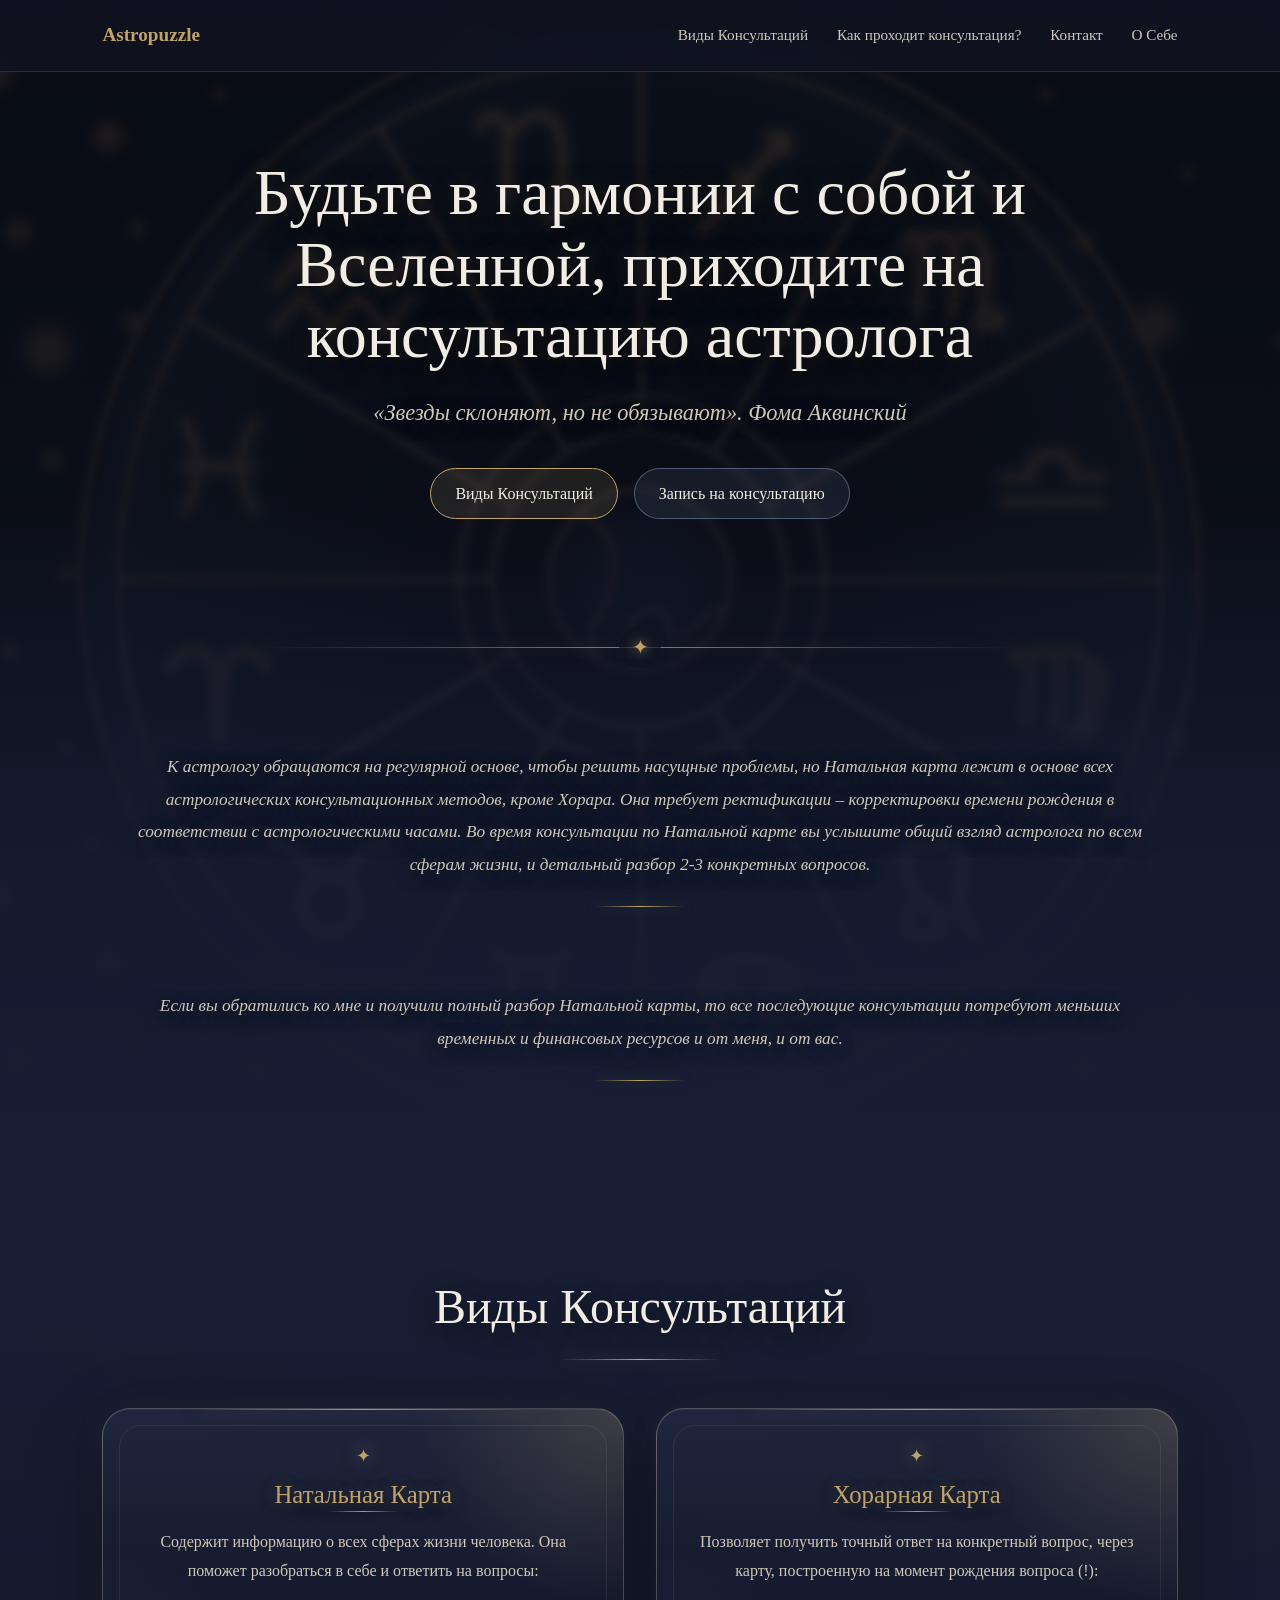
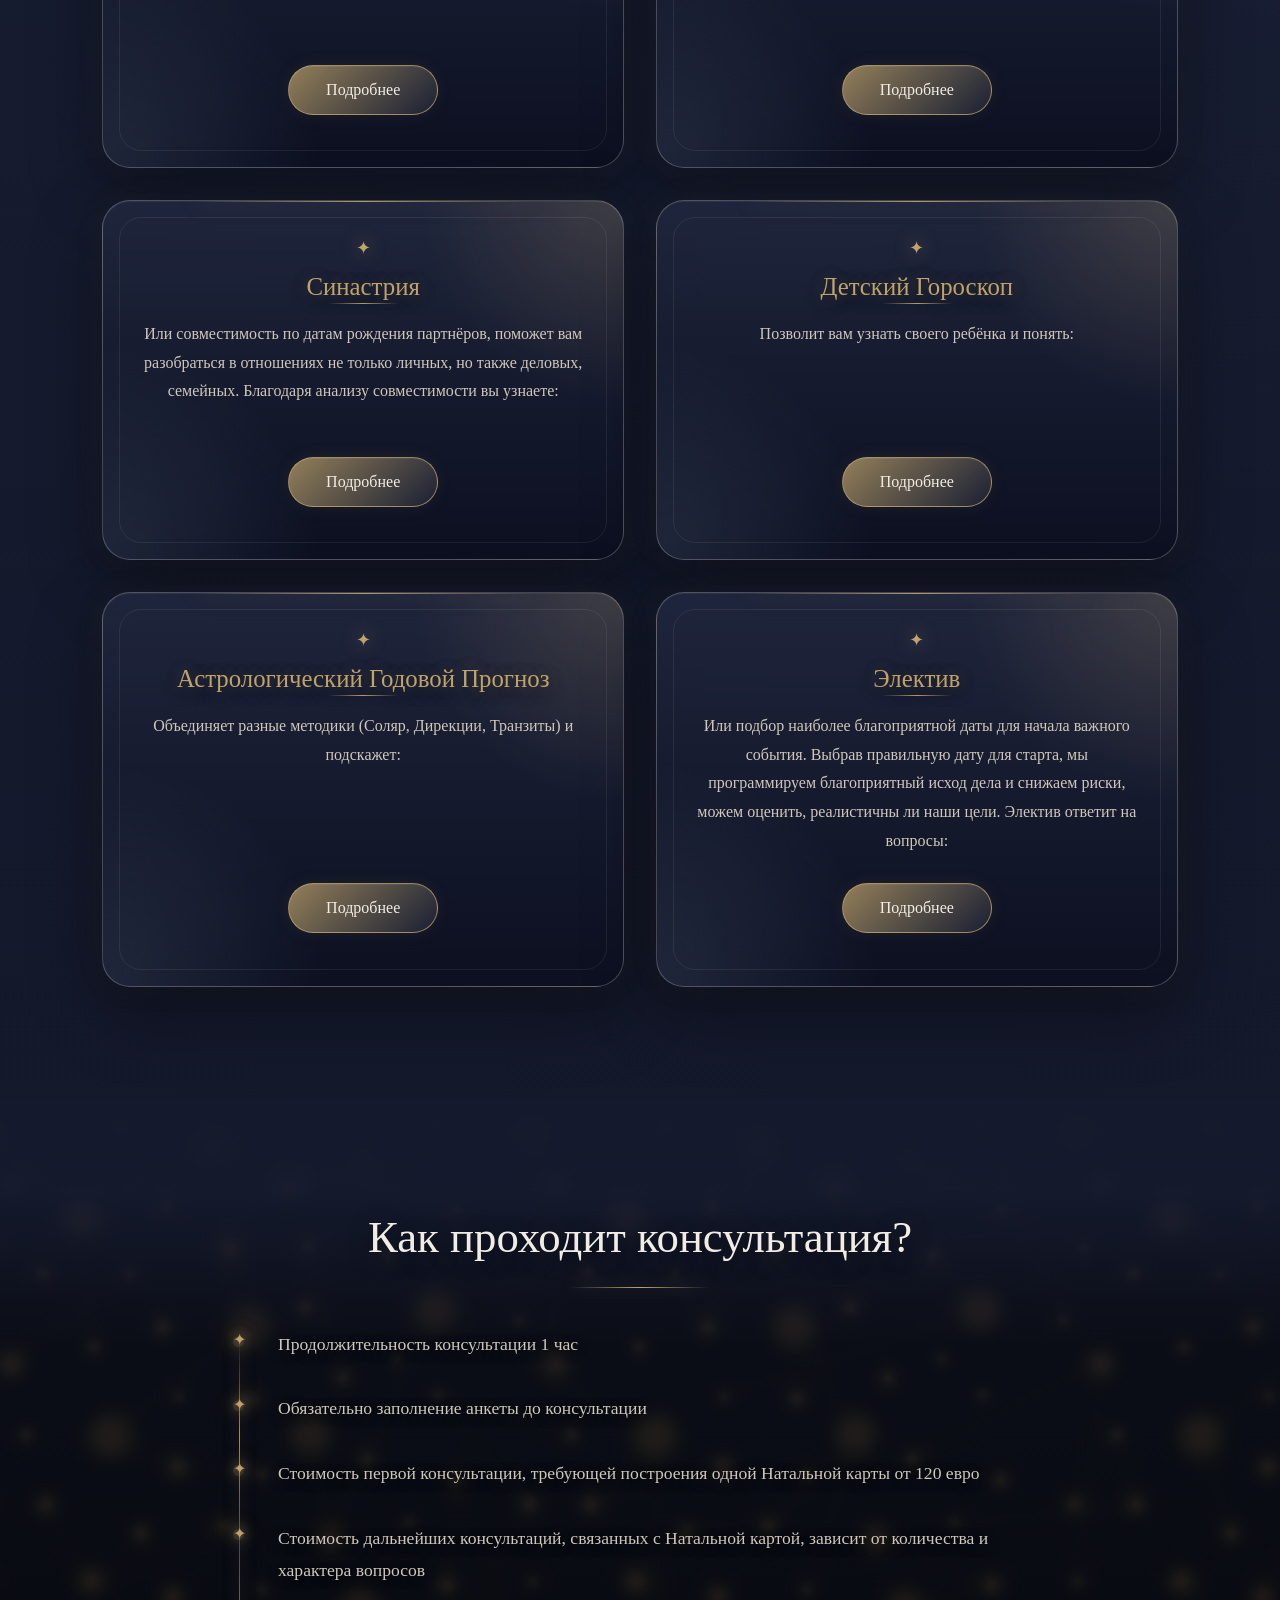
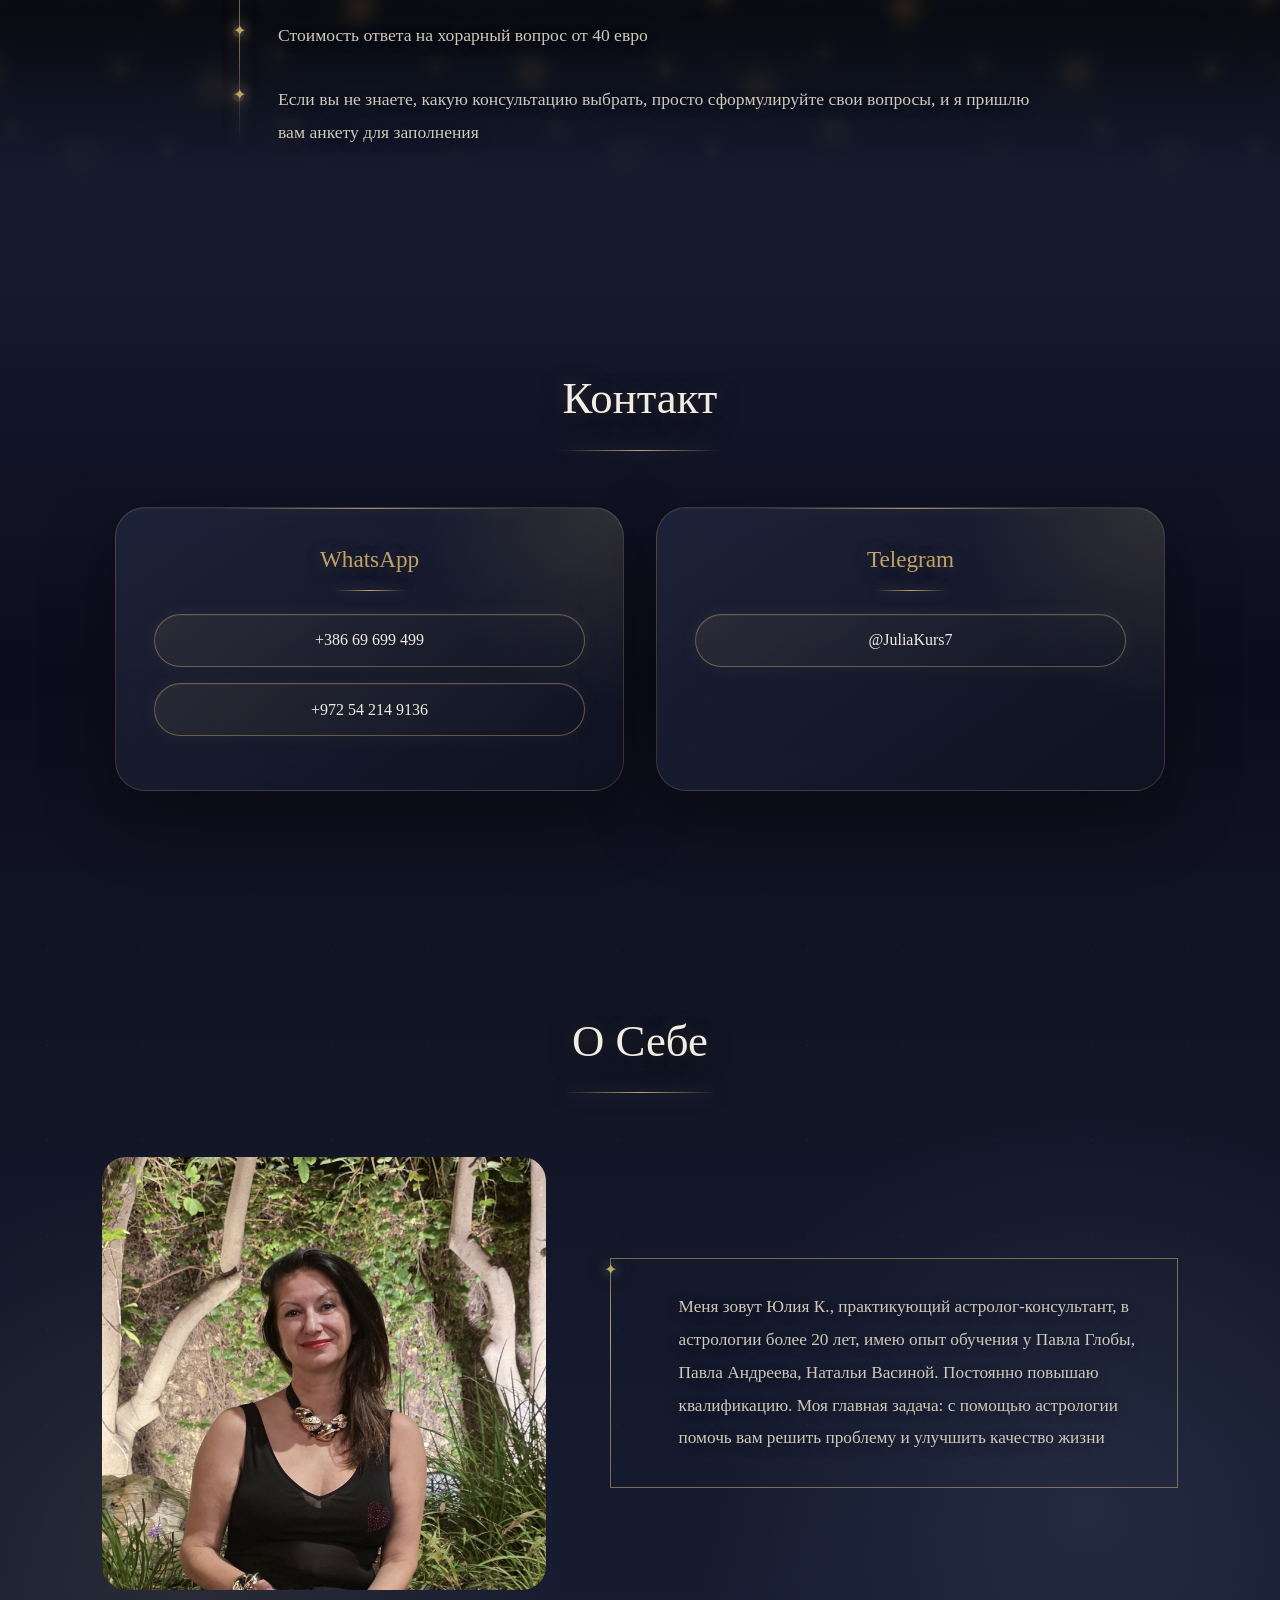
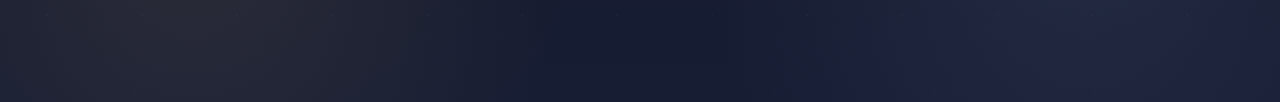
<file: index.html>
<!DOCTYPE html>
<html lang="ru">
    <head>
        <meta charset="UTF-8">
        <meta name="viewport" content="width=device-width, initial-scale=1.0">
        <title>Astropuzzle</title>
        <link rel="stylesheet" href="style.css">
    </head>

    <body>

        <!--Navigation section-->
        <header class="top_bar">
            <a href="#home" class="logo">Astropuzzle</a>
            <nav class="nav_links">
                <a href="#sessions">Виды Консультаций</a>
                <a href="#registration">Как проходит консультация?</a>
                <a href="#contact">Контакт</a>
                <a href="#aboutme">О Себе</a>
            </nav>
        </header>

        <main>
            <!--Intro and Heading and Quote-->
            <section id="home" class="intro">
                <div class="hero">
                    <div class="hero_content">
                        <h1>Будьте в гармонии с собой и Вселенной, приходите на консультацию астролога</h1>
                        <h2>«Звезды склоняют, но не обязывают». Фома Аквинский</h2>
                        <div class="hero_buttons">
                            <a href="#sessions" class="button">Виды Консультаций</a>
                            <a href="#contact" class = "button secondary_button">Запись на консультацию</a>
                        </div>
                    </div>
                </div>
                <!--Divider-->
                <div class="decor_banner" aria-hidden="true">
                    <span></span>
                </div>

                <!--Info Blocks-->
                <div class="info_block">
                    <div class="info_card">
                        <p>К астрологу обращаются на регулярной основе, чтобы решить насущные проблемы, но Натальная карта лежит в основе всех астрологических консультационных методов, кроме Хорара. Она требует ректификации – корректировки времени рождения в соответствии с астрологическими часами. Во время консультации по Натальной карте вы услышите общий взгляд астролога по всем сферам жизни, и детальный разбор 2-3 конкретных вопросов.</p>
                        <p>Если вы обратились ко мне и получили полный разбор Натальной карты, то все последующие консультации потребуют меньших временных и финансовых ресурсов и от меня, и от вас.</p>
                    </div>
                </div>
            </section>
            
            <!--Mini Cards-->
            <section id="sessions" class="card_section">
                 <div class="section_heading">
                    <h2>Виды Консультаций</h2>
                </div>
                <div class="session_grid">
                    
                    <article class="session_card">
                        <h3>Натальная Карта</h3>
                        <p>Содержит информацию о всех сферах жизни человека. Она поможет разобраться в себе и ответить на вопросы:</p>
                        <button type="button" class="view_more">Подробнее</button>
                        <ul class="details">
                            <li>В чем ваши сильные и слабые стороны?</li>
                            <li>В какой сфере ждет профессиональный успех?</li>
                            <li>Как повысить уровень дохода?</li>
                            <li>Как избавиться от тревожности и поверить в себя?</li>
                            <li>В чем ваше предназначение?</li>
                            <li>Какова психосоматика ваших заболеваний и откуда взялись хронические?</li>
                            <li>Почему вы часто болеете, как это компенсировать, и где взять ресурс для полноценной энергичной жизни?</li>
                        </ul>
                    </article>

                    <article class="session_card">
                        <h3>Хорарная Карта</h3>
                        <p>Позволяет получить точный ответ на конкретный вопрос, через карту, построенную на момент рождения вопроса (!):</p>
                        <button type="button" class="view_more">Подробнее</button>
                        <ul class="details">
                            <li>Повысят ли меня на работе?</li>
                            <li>Какую квартиру выбрать?</li>
                            <li>Как ко мне относится этот человек и будем ли мы вместе?</li>
                            <li>Стоит ли принять предложение? </li>
                            <li>Выиграю ли я тендер?</li>
                            <li>Покупать, или продавать?</li>
                            <li>Где пропавший предмет или человек?</li>
                        </ul>
                    </article>

                    <article class="session_card">
                        <h3>Синастрия</h3>
                        <p>Или совместимость по датам рождения партнёров, поможет вам разобраться в отношениях не только личных, но также деловых, семейных. Благодаря анализу совместимости вы узнаете:</p>
                        <button type="button" class="view_more">Подробнее</button>
                        <ul class="details">
                            <li>Как построить крепкие отношения?</li>
                            <li>Как эффективно решать конфликты?</li>
                            <li>В чем можно полагаться на партнера?</li>
                            <li>Как наладить отношения с родственниками?</li>
                            <li>Подойдет ли вам новый сотрудник, впишется ли он в коллектив?</li>
                        </ul>
                    </article>

                    <article class="session_card">
                        <h3>Детский Гороскоп</h3>
                        <p>Позволит вам узнать своего ребёнка и понять:</p>
                        <button type="button" class="view_more">Подробнее</button>
                        <ul class="details">
                            <li>Как с ним лучше общаться?</li>
                            <li>Как развить его таланты и помочь их реализовать?</li>
                            <li>Как и где ему лучше учиться?</li>
                            <li>Как его мотивировать и укрепить самооценку?</li>
                            <li>Как помочь ему найти себя и адаптироваться к социуму?</li>
                            <li>В чем его предназначение?</li>
                        </ul>
                    </article>

                    <article class="session_card">
                        <h3>Астрологический Годовой Прогноз</h3>
                        <p>Объединяет разные методики (Соляр, Дирекции, Транзиты) и подскажет:</p>
                        <button type="button" class="view_more">Подробнее</button>
                        <ul class="details">
                            <li>Действовать, или замереть?</li>
                            <li>Какую стратегию выбрать?</li>
                            <li>На чем сфокусироваться, чтобы быть эффективным?</li>
                            <li>Где и в чем подстраховаться?</li>
                            <li>Как выжать пользу из кризисов предстоящего года?</li>
                        </ul>
                    </article>

                    <article class="session_card">
                        <h3>Электив</h3>
                        <p>Или подбор наиболее благоприятной даты для начала важного события. Выбрав правильную дату для старта, мы программируем благоприятный исход дела и снижаем риски, можем оценить, реалистичны ли наши цели. Электив ответит на вопросы:</p>
                        <button type="button" class="view_more">Подробнее</button>
                        <ul class="details">
                            <li>Когда начинать бизнес-проект?</li>
                            <li>Когда заключать сделку?</li>
                            <li>Когда переезжать?</li>
                            <li>Когда покупать или продавать недвижимость?</li>
                            <li>Когда лучше вступать в брак? </li>
                            <li>Когда зачинать ребенка?</li>
                            <li>Когда делать операцию с наименьшими рисками?</li>
                        </ul>
                    </article>
                </div>
            </section>

            <section id="registration" class="registration_section">
                    <h2>Как проходит консультация?</h2>
                    <ul class="registration_list">
                        <li>Продолжительность консультации 1 час</li>
                        <li>Обязательно заполнение анкеты до консультации</li>
                        <li>Стоимость первой консультации, требующей построения одной Натальной карты от 120 евро</li>
                        <li>Стоимость дальнейших консультаций, связанных с Натальной картой, зависит от количества и характера вопросов</li>
                        <li>Стоимость ответа на хорарный вопрос от 40 евро</li>
                        <li>Если вы не знаете, какую консультацию выбрать, просто сформулируйте свои вопросы, и я пришлю вам анкету для заполнения</li>
                    </ul>
            </section>
            
            <section id="contact" class="contact_section">
                <h2>Контакт</h2>
                <div class="contact_card">
                    <div class="socials">
                        <h3>WhatsApp</h3>
                        <a href="https://wa.me/+38669699499" target="_blank">+386 69 699 499</a>
                        <a href="https://wa.me/+972542149136" target="_blank">+972 54 214 9136</a>
                    </div>
                    
                    <div class="socials">
                        <h3>Telegram</h3>
                        <a href="https://t.me/JuliaKurs7" target="_blank">@JuliaKurs7</a>
                    </div>
                </div>
            </section>

            <section id="aboutme" class="aboutme_section">
                <h2>О Себе</h2>

                <div class="aboutme_content">
                    <div class="aboutme_image">
                        <img src="images/author.png" alt="author">
                    </div>

                    <div class="aboutme_text">
                        <p>Меня зовут Юлия К., практикующий астролог-консультант, в астрологии более 20 лет, имею опыт обучения у Павла Глобы, Павла Андреева, Натальи Васиной. Постоянно повышаю квалификацию. Моя главная задача: с помощью астрологии помочь вам решить проблему и улучшить качество жизни</p>
                    </div>
                </div>

            </section>
        </main>
    <script src="script.js"></script>
    </body>
</html>
</file>
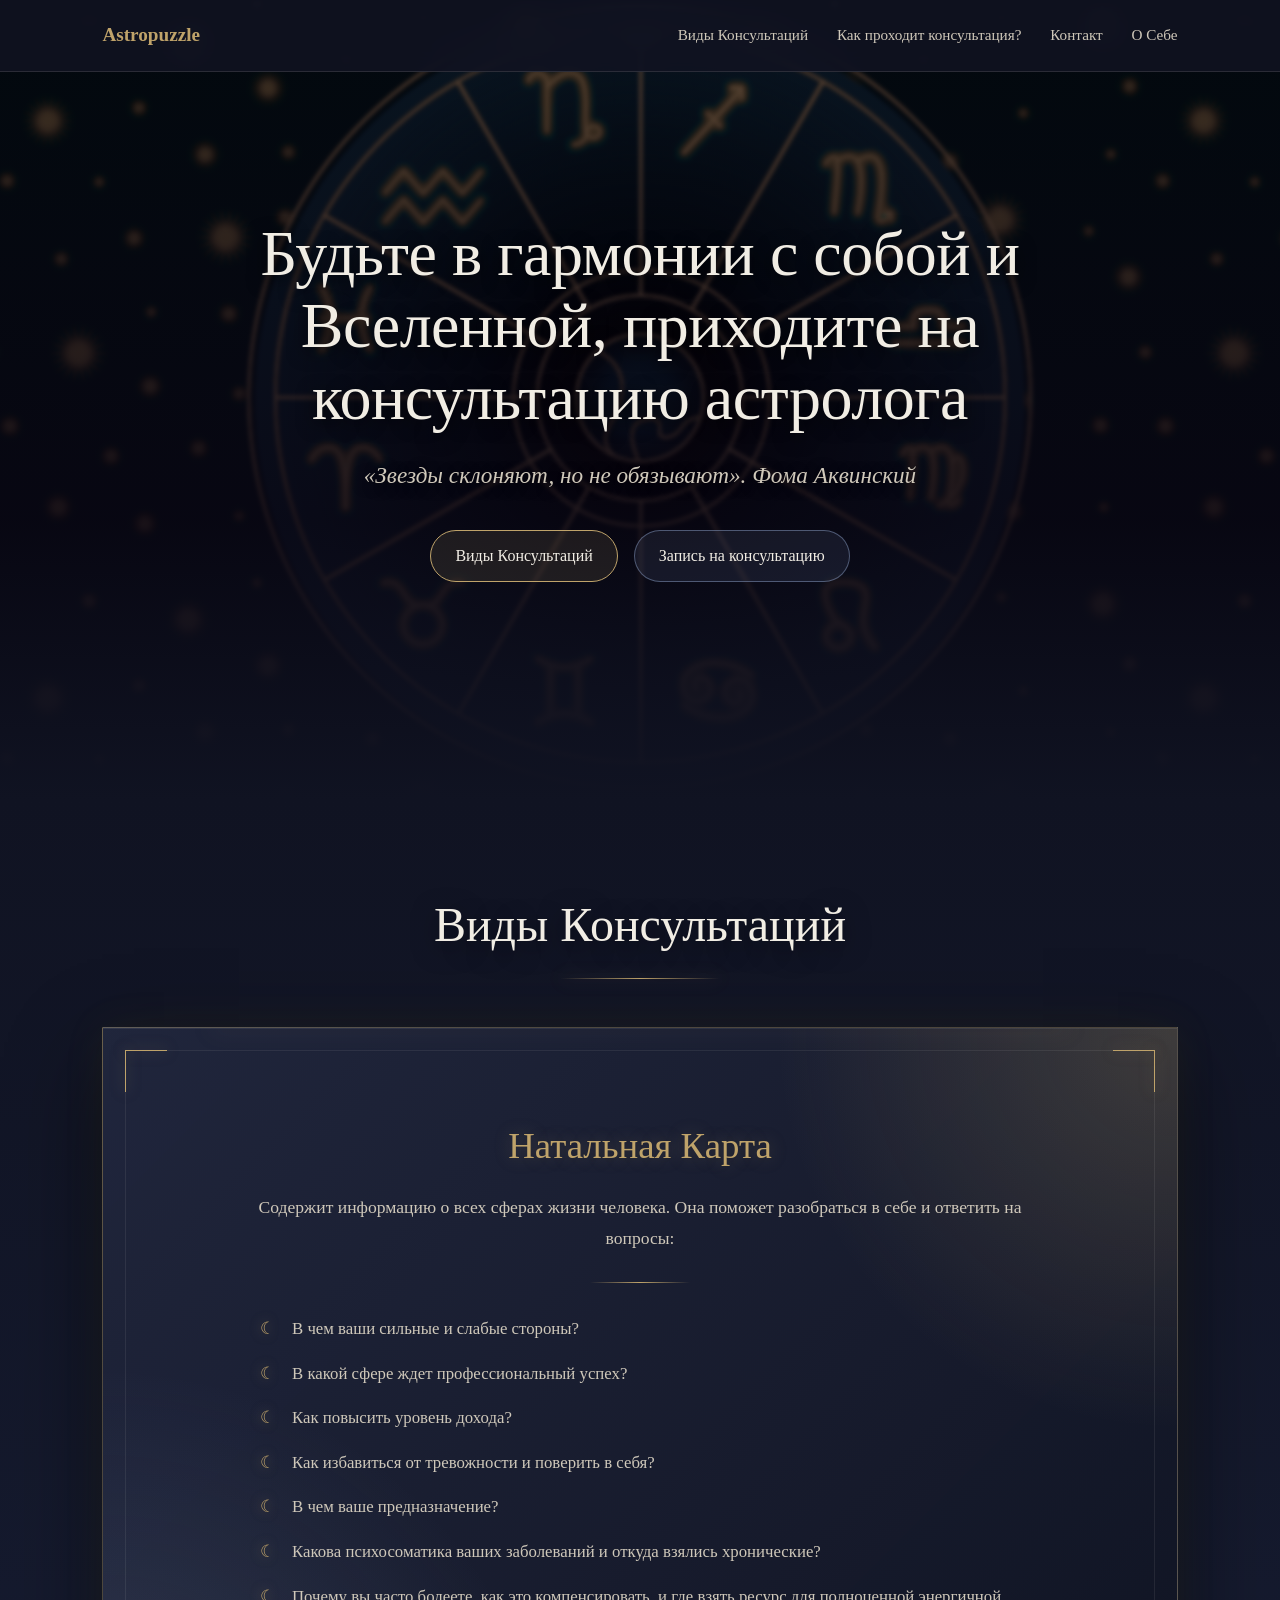
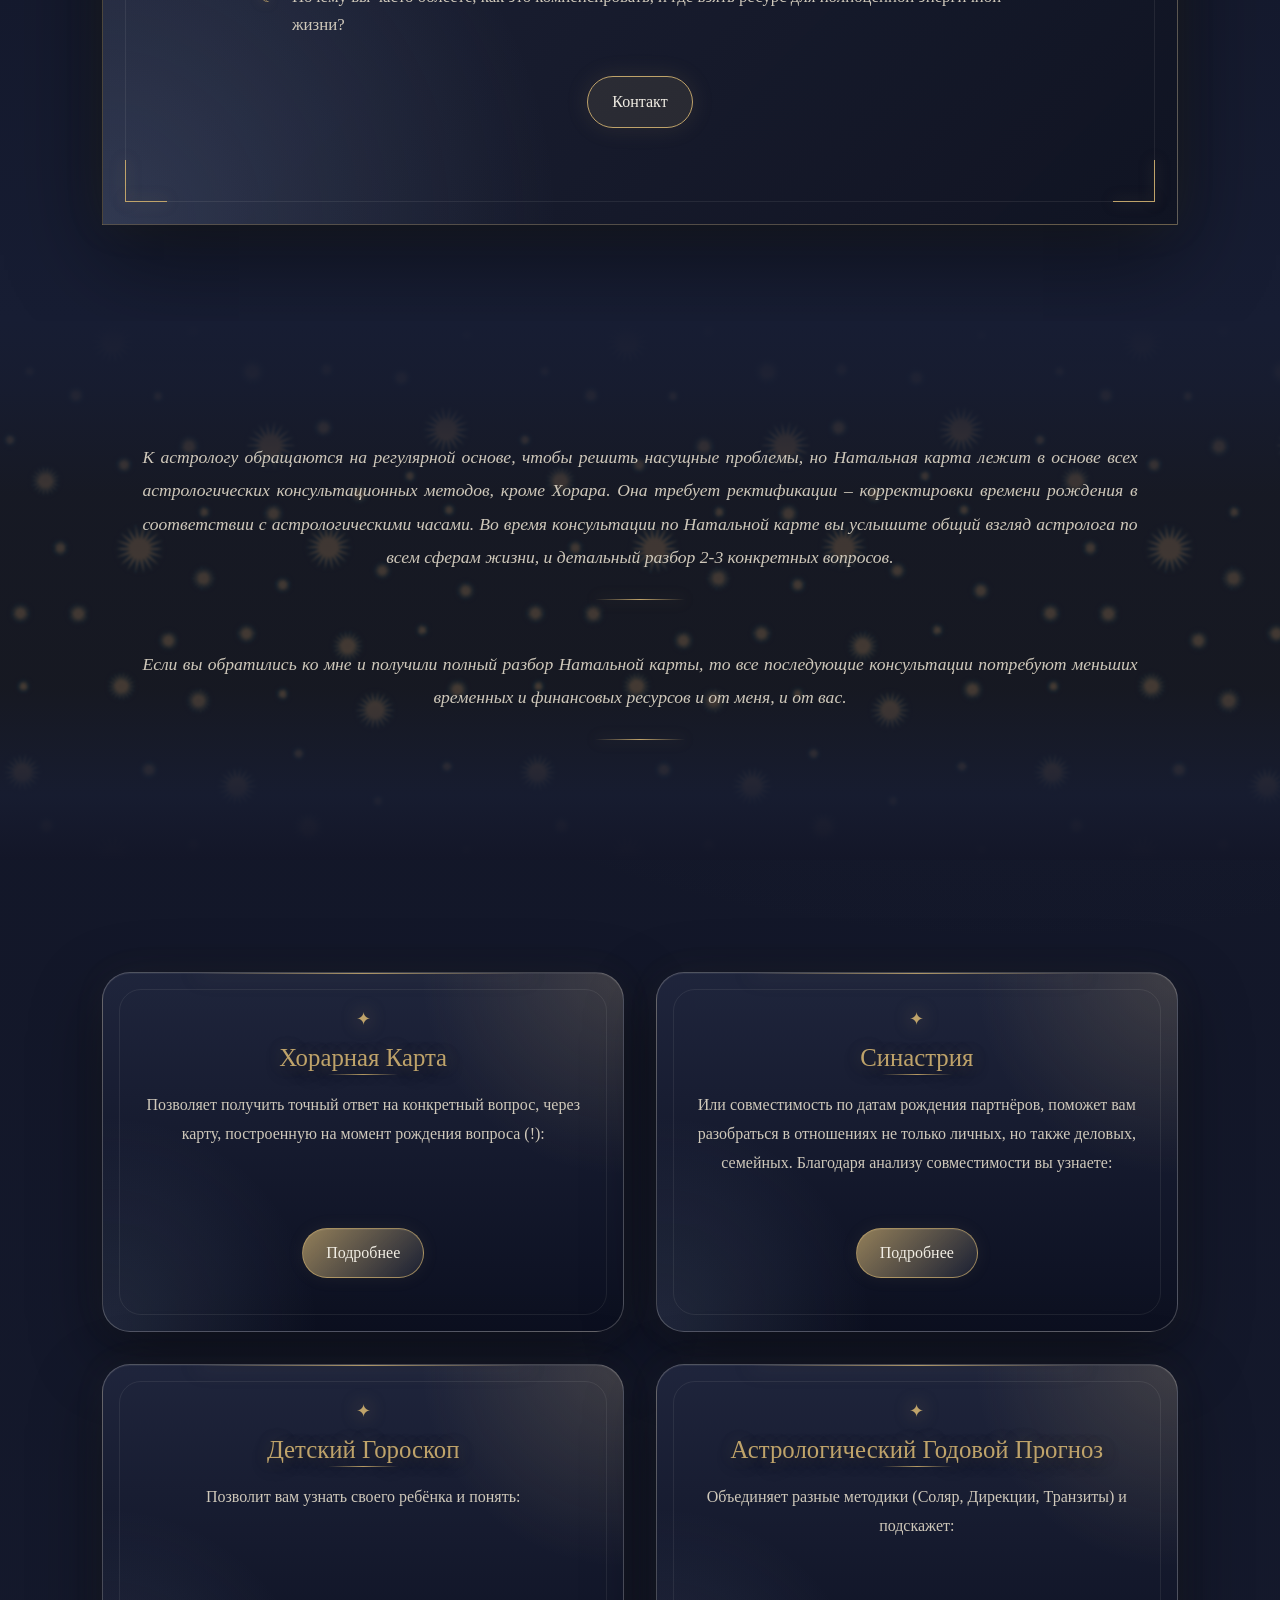
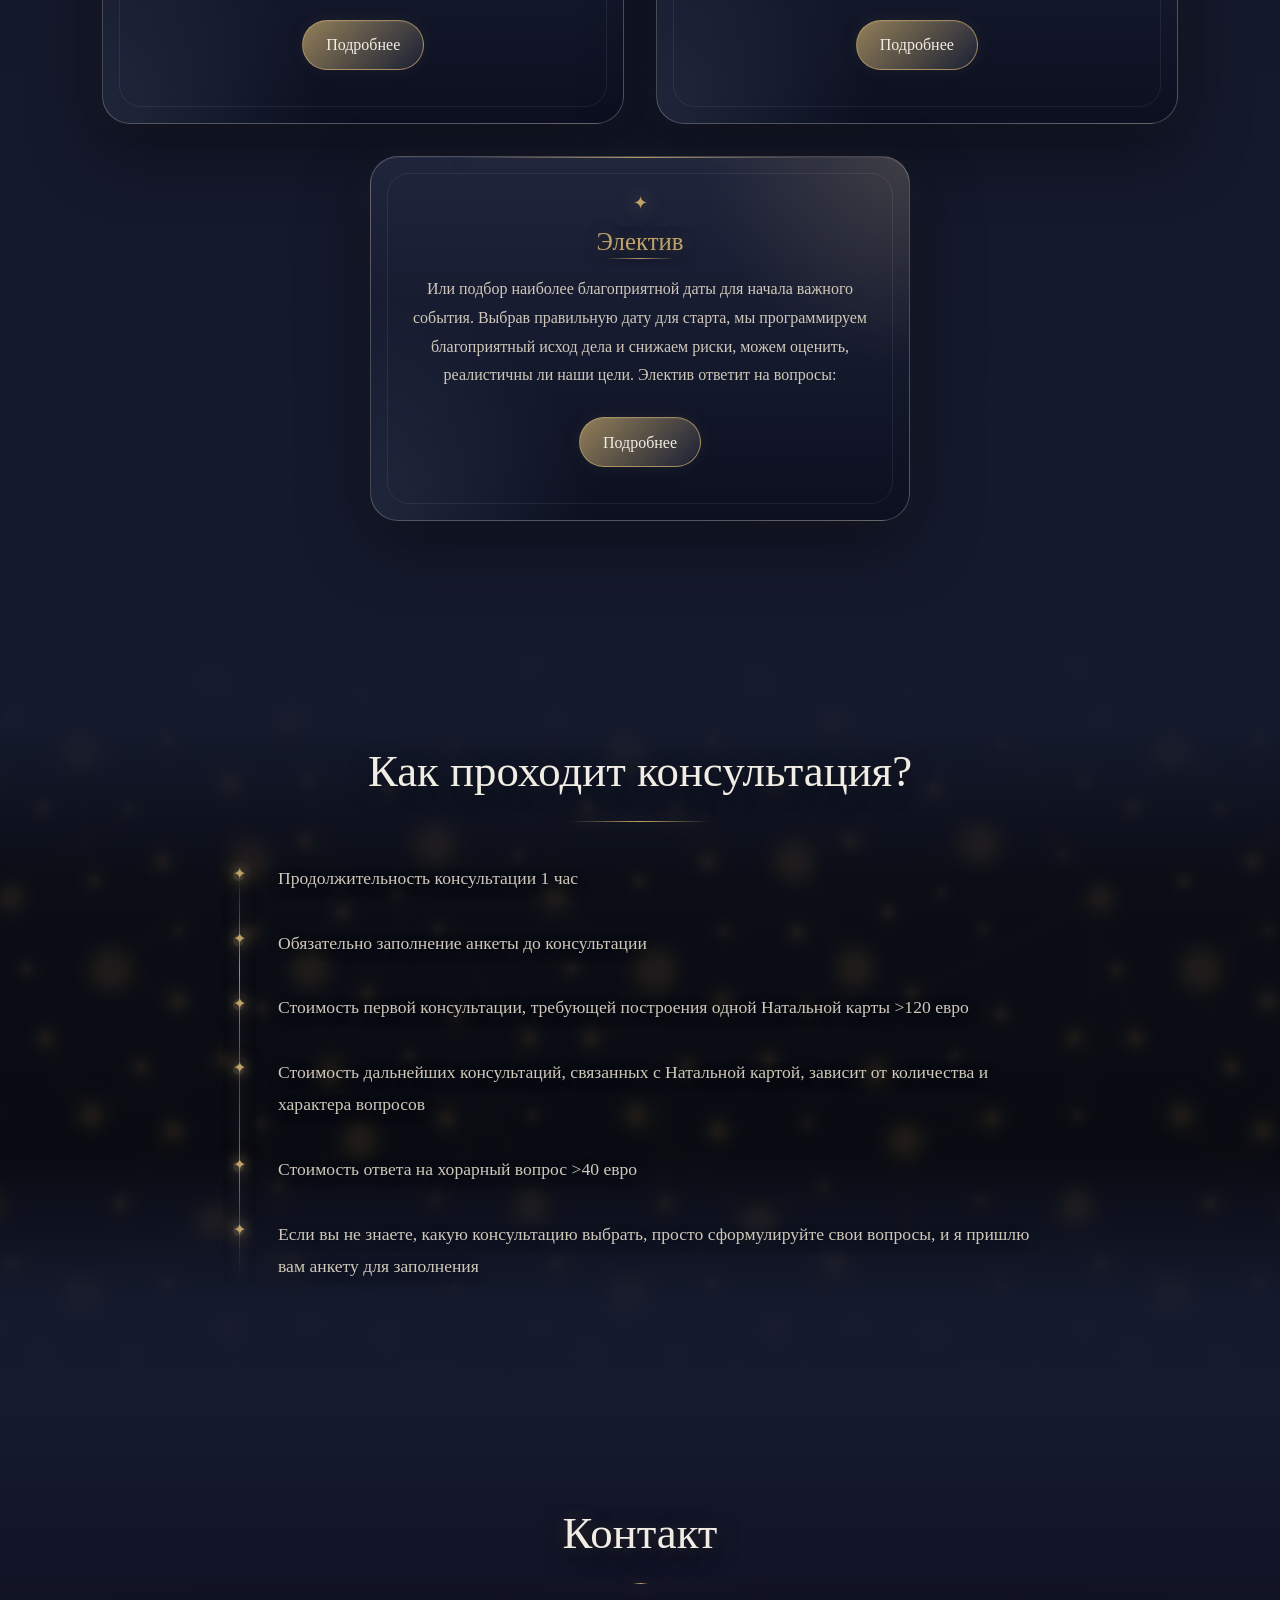
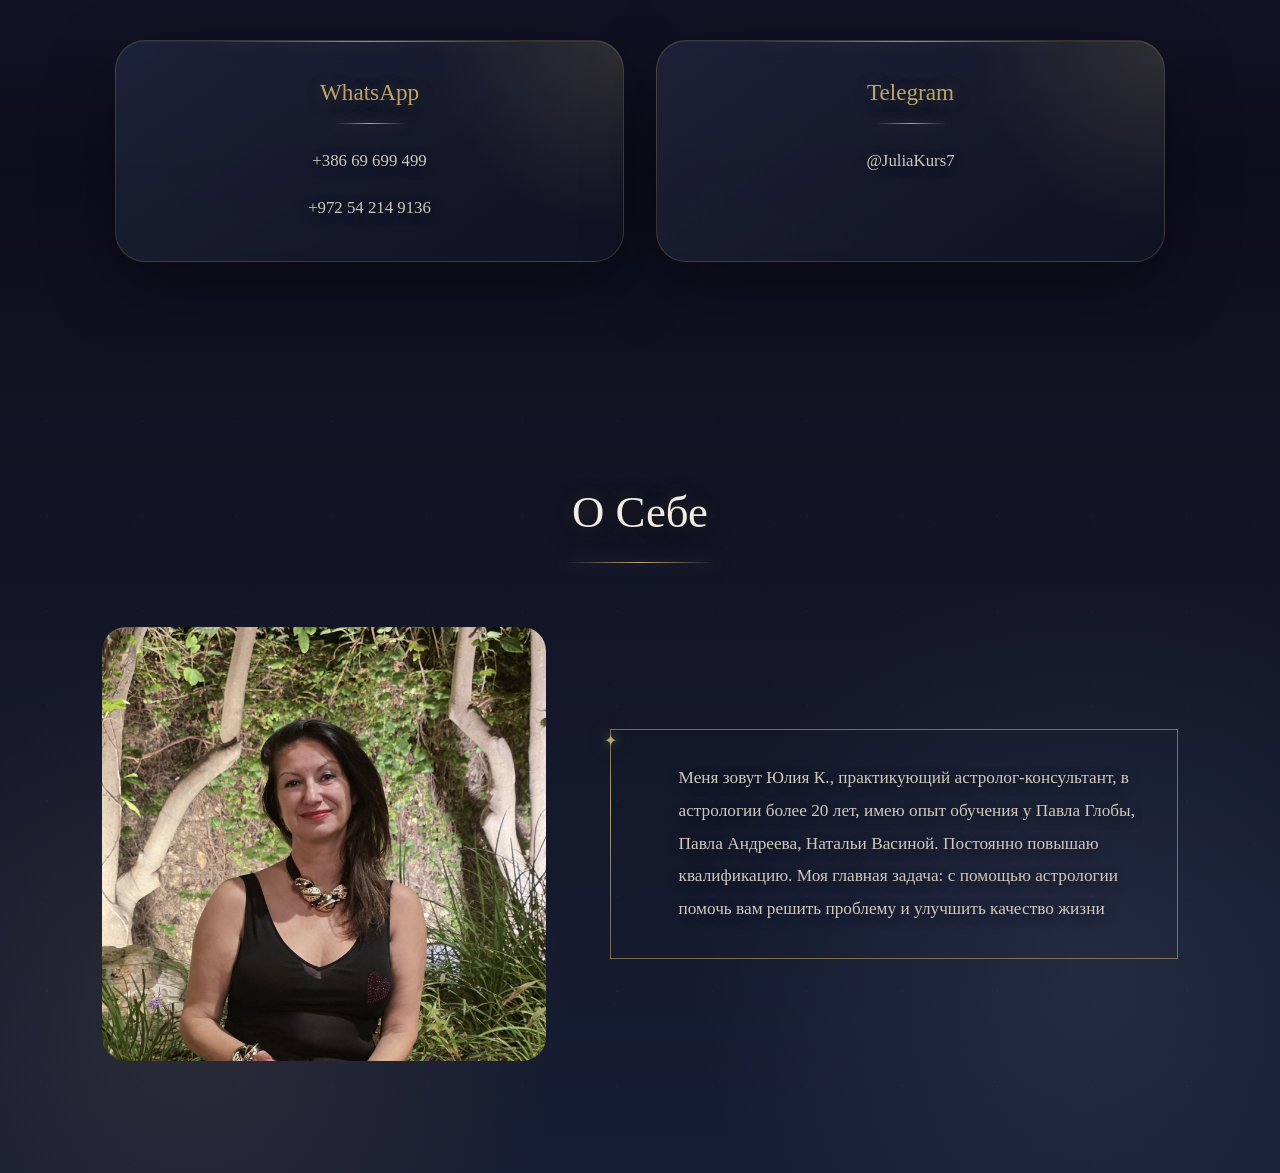
<file: website/index.html>
<!DOCTYPE html>
<html lang="ru">
    <head>
        <meta charset="UTF-8">
        <meta name="viewport" content="width=device-width, initial-scale=1.0">
        <title>Astropuzzle</title>
        <link rel="stylesheet" href="style.css">
    </head>

    <body>

        <!--Navigation section-->
        <header class="top_bar">
            <a href="#home" class="logo">Astropuzzle</a>
            <nav class="nav_links">
                <a href="#sessions">Виды Консультаций</a>
                <a href="#registration">Как проходит консультация?</a>
                <a href="#contact">Контакт</a>
                <a href="#aboutme">О Себе</a>
            </nav>
        </header>

        <main>

            <!--Intro and Heading and Quote-->
            <section id="home" class="hero">
                <div class="hero_content">
                    <h1>Будьте в гармонии с собой и Вселенной, приходите на консультацию астролога</h1>
                    <h2>«Звезды склоняют, но не обязывают». Фома Аквинский</h2>
                    <div class="hero_buttons">
                        <a href="#sessions" class="button">Виды Консультаций</a>
                        <a href="#contact" class = "button secondary_button">Запись на консультацию</a>
                    </div>
                </div>
            </section>

            <section id="sessions" class="main_card_section">

                <div class="section_heading">
                    <h2>Виды Консультаций</h2>
                </div>

                <!--Main Card-->
                <article class="main_card">

                    <span class="corner corner_top_left"></span>
                    <span class="corner corner_top_right"></span>
                    <span class="corner corner_bottom_left"></span>
                    <span class="corner corner_bottom_right"></span>

                    <div>
                        <h3>Натальная Карта</h3>
                        <p>Содержит информацию о всех сферах жизни человека. Она поможет разобраться в себе и ответить на вопросы:</p>
                    </div>
                    <ul>
                        <li>В чем ваши сильные и слабые стороны?</li>
                        <li>В какой сфере ждет профессиональный успех?</li>
                        <li>Как повысить уровень дохода?</li>
                        <li>Как избавиться от тревожности и поверить в себя?</li>
                        <li>В чем ваше предназначение?</li>
                        <li>Какова психосоматика ваших заболеваний и откуда взялись хронические?</li>
                        <li>Почему вы часто болеете, как это компенсировать, и где взять ресурс для полноценной энергичной жизни?</li>
                    </ul>
                    <a href="#contact" class="button">Контакт</a>
                </article>
            </section>

            <!--Info Blocks-->
            <section class="info_block">
                <div class="info_card">
                    <p>К астрологу обращаются на регулярной основе, чтобы решить насущные проблемы, но Натальная карта лежит в основе всех астрологических консультационных методов, кроме Хорара. Она требует ректификации – корректировки времени рождения в соответствии с астрологическими часами. Во время консультации по Натальной карте вы услышите общий взгляд астролога по всем сферам жизни, и детальный разбор 2-3 конкретных вопросов.</p>
                    <p>Если вы обратились ко мне и получили полный разбор Натальной карты, то все последующие консультации потребуют меньших временных и финансовых ресурсов и от меня, и от вас.</p>
                </div>
            </section>
            
            <!--Mini Cards-->
            <section class="card_section">
                <div class="session_grid">
                    <article class="session_card">
                        <h3>Хорарная Карта</h3>
                        <p>Позволяет получить точный ответ на конкретный вопрос, через карту, построенную на момент рождения вопроса (!):</p>
                        <button type="button" class="view_more">Подробнее</button>
                        <ul class="details">
                            <li>Повысят ли меня на работе?</li>
                            <li>Какую квартиру выбрать?</li>
                            <li>Как ко мне относится этот человек и будем ли мы вместе?</li>
                            <li>Стоит ли принять предложение? </li>
                            <li>Выиграю ли я тендер?</li>
                            <li>Покупать, или продавать?</li>
                            <li>Где пропавший предмет или человек?</li>
                        </ul>
                    </article>

                    <article class="session_card">
                        <h3>Синастрия</h3>
                        <p>Или совместимость по датам рождения партнёров, поможет вам разобраться в отношениях не только личных, но также деловых, семейных. Благодаря анализу совместимости вы узнаете:</p>
                        <button type="button" class="view_more">Подробнее</button>
                        <ul class="details">
                            <li>Как построить крепкие отношения?</li>
                            <li>Как эффективно решать конфликты?</li>
                            <li>В чем можно полагаться на партнера?</li>
                            <li>Как наладить отношения с родственниками?</li>
                            <li>Подойдет ли вам новый сотрудник, впишется ли он в коллектив?</li>
                        </ul>
                    </article>

                    <article class="session_card">
                        <h3>Детский Гороскоп</h3>
                        <p>Позволит вам узнать своего ребёнка и понять:</p>
                        <button type="button" class="view_more">Подробнее</button>
                        <ul class="details">
                            <li>Как с ним лучше общаться?</li>
                            <li>Как развить его таланты и помочь их реализовать?</li>
                            <li>Как и где ему лучше учиться?</li>
                            <li>Как его мотивировать и укрепить самооценку?</li>
                            <li>Как помочь ему найти себя и адаптироваться к социуму?</li>
                            <li>В чем его предназначение?</li>
                        </ul>
                    </article>

                    <article class="session_card">
                        <h3>Астрологический Годовой Прогноз</h3>
                        <p>Объединяет разные методики (Соляр, Дирекции, Транзиты) и подскажет:</p>
                        <button type="button" class="view_more">Подробнее</button>
                        <ul class="details">
                            <li>Действовать, или замереть?</li>
                            <li>Какую стратегию выбрать?</li>
                            <li>На чем сфокусироваться, чтобы быть эффективным?</li>
                            <li>Где и в чем подстраховаться?</li>
                            <li>Как выжать пользу из кризисов предстоящего года?</li>
                        </ul>
                    </article>

                    <article class="session_card">
                        <h3>Электив</h3>
                        <p>Или подбор наиболее благоприятной даты для начала важного события. Выбрав правильную дату для старта, мы программируем благоприятный исход дела и снижаем риски, можем оценить, реалистичны ли наши цели. Электив ответит на вопросы:</p>
                        <button type="button" class="view_more">Подробнее</button>
                        <ul class="details">
                            <li>Когда начинать бизнес-проект?</li>
                            <li>Когда заключать сделку?</li>
                            <li>Когда переезжать?</li>
                            <li>Когда покупать или продавать недвижимость?</li>
                            <li>Когда лучше вступать в брак? </li>
                            <li>Когда зачинать ребенка?</li>
                            <li>Когда делать операцию с наименьшими рисками?</li>
                        </ul>
                    </article>
                </div>
            </section>

            <section id="registration" class="registration_section">
                    <h2>Как проходит консультация?</h2>
                    <ul class="registration_list">
                        <li>Продолжительность консультации 1 час</li>
                        <li>Обязательно заполнение анкеты до консультации</li>
                        <li>Стоимость первой консультации, требующей построения одной Натальной карты >120 евро</li>
                        <li>Стоимость дальнейших консультаций, связанных с Натальной картой, зависит от количества и характера вопросов</li>
                        <li>Стоимость ответа на хорарный вопрос >40 евро</li>
                        <li>Если вы не знаете, какую консультацию выбрать, просто сформулируйте свои вопросы, и я пришлю вам анкету для заполнения</li>
                    </ul>
            </section>
            
            <section id="contact" class="contact_section">
                <h2>Контакт</h2>
                <div class="contact_card">
                    <div class="socials">
                        <h3>WhatsApp</h3>
                        <p>+386 69 699 499</p>
                        <p>+972 54 214 9136</p>
                    </div>
                    
                    <div class="socials">
                        <h3>Telegram</h3>
                        <p>@JuliaKurs7</p>
                    </div>
                </div>
            </section>

            <section id="aboutme" class="aboutme_section">
                <h2>О Себе</h2>

                <div class="aboutme_content">
                    <div class="aboutme_image">
                        <img src="images/author.png" alt="author">
                    </div>

                    <div class="aboutme_text">
                        <p>Меня зовут Юлия К., практикующий астролог-консультант, в астрологии более 20 лет, имею опыт обучения у Павла Глобы, Павла Андреева, Натальи Васиной. Постоянно повышаю квалификацию. Моя главная задача: с помощью астрологии помочь вам решить проблему и улучшить качество жизни</p>
                    </div>
                </div>

            </section>
        </main>
    <script src="script.js"></script>
    </body>
</html>
</file>
<file: style.css>
/*General*/
* {
    box-sizing: border-box;
    margin: 0;
    padding: 0;
}

html {
    scroll-behavior: smooth;
}

body {
    font-family: Georgia, 'Times New Roman', Times, serif;
    line-height: 1.6;
    color: #f1ede4;
    background: radial-gradient(circle at 20% 10%, rgba(191, 163, 106, 0.08), transparent 25%), radial-gradient(circle at 80% 20%, rgba(124, 143, 179, 0.10), transparent 28%), linear-gradient(180deg, #101322, #171d33);
    min-height: 100vh;
}

/*Typography*/

h1,
h2,
h3 {
    line-height: 1.2;
    font-weight: 300;
}

h1 {
    font-size: clamp(2.1rem, 5vw, 4rem);
    color: #f1ede4;
}

h2 {
    font-size: clamp(1.7rem, 3.5vw, 2.5rem);
    color: #f1ede4;
    text-align: center;
    margin-bottom: 1rem;
}

h3 {
    font-size: 1.35rem;
    color: #d2b87a;
    margin-bottom: 0.8rem;
}

p {
    font-size: 1.2rem;
    color: #cfc8ba;
}

li {
    font-size: 1.2rem;
    color: #cfc8ba;
    line-height: 1.8;
}

/*Images and Links*/

a {
    color: inherit;
}

img {
    max-width: 100%;
    display: block;
}

/*Common Layout*/

section {
    scroll-margin: 90px;
}

.card_section,
.info_block,
.price_section,
.aboutme_card {
    padding: 7rem 8%;
}

/*Top Bar*/
.top_bar {
    width: 100%;
    position: fixed;
    top: 0;
    left: 0;
    right: 0;
    z-index: 9999;
    height: 72px;
    padding: 0 8%;
    display: flex;
    justify-content: space-between;
    align-items: center;
    background: rgba(16, 19, 34, 0.88);
    border-bottom: 1px solid rgba(241, 237, 228, 0.12);
    backdrop-filter: blur(14px);
}

.logo {
    font-weight: 600;
    font-size: 1.2rem;
    text-decoration: none;
    color: #bfa36a;
}

.nav_links {
    display: flex;
    align-items: center;
    gap: 1.8rem;
}

.nav_links a {
    position: relative;
    text-decoration: none;
    font-weight: 400;
    font-size: 0.95rem;
    color: #cfc8ba;

    transition: color 0.3s ease;
}
.nav_links a:hover {
    color: #d2b87a;
}

.nav_links a::after {
    content: "";
    position: absolute;

    left: 0;
    bottom: -6px;
    width: 100%;
    height: 1px;

    background: #bfa36a;
    transform: scaleX(0);
    transform-origin: center;

    transition: transform 0.3s ease;
}

.nav_links a:hover::after {
    transform: scaleX(1);
}
/*Intro Section shared with hero and info text*/
.intro {
    position: relative;
    overflow: hidden;
    isolation: isolate;
    background: #101322;
}

.intro::before {
    content: "";
    inset: 0;
    position: absolute;
    background-image: url("images/hero_p2.png");
    background-size: cover;
    background-position: center;
    background-repeat: no-repeat;
    filter: brightness(0.3) contrast(1) saturate(0.75) blur(4px);
    transform: scale(1.02);
    z-index: 0;
}

.intro::after {
    content: "";
    position: absolute;
    inset: 0;
    background: linear-gradient(to bottom, rgba(16, 19, 34, 0.42) 0%, rgba(16, 19, 34, 0.62) 42%, rgba(23, 29, 51, 0.88) 72%, #171d33 100%);
    z-index: 1;
}

/*Hero Section*/
.hero {
    min-height: 68vh;
    padding: 6rem 8% 4rem;
    display: flex;
    align-items: center;
    justify-content: center;
}

.hero_content {
    z-index: 2;
    max-width: 900px;
    text-align: center;
}

.hero_content h1 {
    padding-top: 2rem;
    font-size: clamp(2.2rem, 5vw, 4rem);
    line-height: 1.12;
    margin-bottom: 1.4rem;

    color: #f1ede4;

    text-shadow: 0 0 24px rgba(191, 163, 106, 0.16), 0 6px 28px rgba(0, 0, 0, 0.85);
}

.hero_content h2 {
    max-width: 760px;
    font-size: clamp(1.05rem, 2vw, 1.4rem);
    line-height: 1.7;
    margin: 0 auto 1.6rem;

    font-style: italic;
    font-weight: 300;
    text-align: center;
    color: #cfc8ba;

    text-shadow: 0 4px 18px rgba(0,0,0,0.85);
}

/*Hero buttons*/

.hero_buttons {
    display: flex;
    justify-content: center;
    gap: 1rem;
    flex-wrap: wrap;
    margin-top: 2.2rem;
}

/*All buttons*/
.button {
    display: inline-block;
    padding: 0.75rem 1.5rem;

    border-radius: 999px;
    border: 1px solid #bfa36a;

    background: rgba(191, 163, 106, 0.12);
    color: #f1ede4;

    text-decoration: none;
    font-weight: 400;

    transition: background-color 0.3s ease, color 0.3s ease, transform 0.3s ease, border-color 0.3s ease;
}

.button:hover {
    background: #bfa36a;
    color: #101322;
    transform: translateY(-3px);
}

.secondary_button {
    border-color: rgba(124, 143, 179, 0.55);
    background: rgba(124, 143, 179, 0.12);
}

.secondary_button:hover {
    background-color: #7c8fb3;
    border-color: #7c8fb3;
    color: #101322;
}

/*Decor Banner for in between information text and hero section*/
.decor_banner {
    z-index: 2;
    height: 70px;
    width: min(760px, 84%);
    position: relative;
    margin: 0 auto;
    display: flex;
    align-items: center;
    justify-content: center;
}

.decor_banner::before {
    content: "";
    position: absolute;
    left: 0;
    right: 0;
    top: 50%;
    height: 1px;
    background: linear-gradient(to right, transparent, rgba(191, 163, 106, 0.75), transparent);
    box-shadow: 0 0 16px rgba(191, 163, 106, 0.45), 0 0 32px rgba(124, 143, 179, 0.18);
}

.decor_banner span {
    position: relative;
    width: 42px;
    height: 42px;
    display: flex;
    align-items: center;
    justify-content: center;
    color: #bfa36a;
    font-size: 1.25rem;
    z-index: 1;
    background: rgba(16, 19, 34, 0.65);
    border-radius: 50%;
}

.decor_banner span::before {
    content: "\2726";
    text-shadow: 0 0 12px rgba(191, 163, 106, 0.9), 0 0 28px rgba(91, 163,106, 0.45);
}
/*Information paragraphs*/

.info_block {
    padding: 3rem 8%;
    position: relative;
}

.info_card {
    z-index: 2;
    position: relative;
    display: grid;
    gap: 1.6rem;
    max-width: 1100px;
    margin: 0 auto;
}

.info_card::before,
.info_card::after {
    content: "";
    position: absolute;
    top: 0.4rem;
    bottom: 0.4rem;
    width: 1px;
    background: to bottom, transparent, rgba(191, 163, 106, 0.55), transparent;
}

.info_card::before {
    left: 0;
}

.info_card::after {
    right: 0;
}

.info_card p {
    position: relative;
    text-align: center;
    font-style: italic;
    font-size: 1.08rem;
    line-height: 1.9;
    color: #cfc8ba;
    padding: 1.3rem 2rem;
    text-shadow: 0 4px 18px rgba(0, 0, 0, 0.75);
}

.info_card p::after {
    content: "";
    display: block;
    width: 90px;
    height: 1px;
    margin: 1.5rem auto 1rem;
    background: linear-gradient(to right, transparent, #bfa36a, transparent);
    box-shadow: 0 0 14px rgba(191, 163, 106, 0.35);
}

/*Section Heading*/

.section_heading {
    position: relative;
    z-index: 1;
    text-align: center;
    margin-bottom: 3rem;
}

.section_heading h2 {
    color: #f1ede4;
    font-size: clamp(2rem, 4vw, 3rem);
    text-align: center;
    text-shadow: 0 6px 24px rgba(0,0,0,0.55);
}

.section_heading::after {
    content: "";
    display: block;
    width: 160px;
    height: 1px;
    margin: 1.5rem auto 0;
    background: linear-gradient(to right, transparent, #bfa36a, transparent);
    box-shadow: 0 0 18px rgba(191, 163, 106, 0.45);
}

/*Session cards*/

.card_section {
    padding: 7rem 8%;
    position: relative;
    overflow: hidden;
    background: linear-gradient(#171d33, #171d3300);
}

.session_grid {
    position: relative;
    z-index: 1;
    display: grid;
    grid-template-columns: repeat(2, minmax(0, 1fr));
    gap: 2rem;
    max-width: 1100px;
    margin: 0 auto;
}

.session_card {
    position: relative;
    overflow: hidden;

    min-height: 360px;
    background: radial-gradient(circle at top right, rgba(191, 163, 106, 0.20), transparent 32%), radial-gradient(circle at bottom left, rgba(124, 143, 179, 0.18), transparent 34%), linear-gradient(180deg, rgba(32, 38, 61, 0.96), rgba(12, 16, 32, 0.98));
    padding: 2.3rem;
    border-radius: 28px;

    display: flex;
    flex-direction: column;

    border: 1px solid rgba(241, 237, 228, 0.24);
    box-shadow: 0 24px 70px rgba(0,0,0,0.42), 0 0 35px rgba(191, 163, 106, 0.06), inset 0 1px 0 rgba(255, 255, 255, 0.06);

    transition: transform 0.3s ease, border-color 0.3s ease, box-shadow 0.3s ease;
}

.session_card:hover {
    transform: translateY(-6px);
    border-color: rgba(191, 163, 106, 0.55);
    box-shadow: 0 26px 70px rgba(0,0,0,0.5), 0 0 35px rgba(191, 163, 106, 0.13), inset 0 1px 0 rgba(255, 255, 255, 0.08);
}

.session_card::before {
    content: "";
    position: absolute;
    inset: 16px;

    border-radius: 22px;
    border: 1px solid rgba(241, 237, 228, 0.08);


    pointer-events: none;
}

.session_card::after {
    content: "";
    position: absolute;
    top: 0;
    left: 18%;
    right: 18%;
    height: 1px;
    background: linear-gradient(to right, transparent, rgba(191, 163, 106, 0.9), transparent);
    box-shadow: 0 0 20px rgba(191, 163, 106, 0.55);
}

.session_card h3 {
    position: relative;
    z-index: 1;

    color: #bfa36a;
    font-size: 1.55rem;
    text-align: center;
    margin-bottom: 1rem;
    text-shadow: 0 0 16px rgba(191, 163, 106, 0.25), 0 4px 18px rgba(0,0,0,0.45);
}

.session_card h3::after {
    content: "";
    display: block;

    width: 70px;
    height: 1px;
    margin: 1px auto 0;
    background: linear-gradient(to right, transparent, #bfa36a, transparent);
    text-shadow: 0 0 14px rgba(191, 163, 106, 0.4);
}

.session_card h3::before {
    content: "\2726";
    display: block;
    margin-bottom: 0.8rem;
    color: #bfa36a;
    font-size: 1.1rem;

    text-shadow: 0 0 18px rgba(191, 163, 106, 0.65);
}

.session_card p {
    position: relative;
    z-index: 1;
    color: #cfc8ba;
    font-size: 1rem;
    line-height: 1.8;
    text-align: center;
    margin-bottom: 1.7rem;
}

.view_more {
    position: relative;
    z-index: 1;
    width: fit-content;
    margin: auto auto 0 auto;
    min-width: 150px;
    padding: 0.7rem 1.45rem;
    border-radius: 999px;
    border: 1px solid rgba(191, 163, 106, 0.75);
    background: linear-gradient(135deg, rgba(191, 163, 106, 0.75), rgba(124, 143, 179, 0.10));
    box-shadow: 0 0 18px rgba(191, 163, 106, 0.08), inset 0 1px 0 rgba(255, 255, 255, 0.06);
    color: #f1ede4;
    font: inherit;
    cursor: pointer;
    
    transition: background-color 0.8s ease, color 0.6s ease, transform 0.6s ease;
}

.view_more:hover {
    background: #bfa36a;
    color: #101322;
    transform: translateY(-3px);
    box-shadow: 0 0 28px rgba(191, 163, 106, 0.28), inset 10px 30px rgba(0, 0, 0, 0.05);
}

.details {
    position: relative;
    z-index: 1;
    list-style: none;
    padding: 0;
    margin-bottom: 1rem;
    display: grid;
    gap: 0.7rem;
    max-height: 0;
    opacity: 0;
    overflow: hidden;
    transition: max-height 1.2s cubic-bezier(0.4, 0, 0.2, 1), opacity 0.6s ease-in-out, margin-top 0.6s ease-in-out, margin-bottom 0.8s ease-in-out;
}

.session_card.open .details {
    margin-bottom: 1.7rem;
    opacity: 1;
    margin-top: 1.7rem;
}

.session_card li {
    position: relative;
    color: #cfc8ba;
    font-size: 0.98rem;
    line-height: 1.7;
    padding-left: 1.7rem;
}

.session_card li::before {
    content: "\263E";
    position: absolute;
    left: 0;
    top: 0;

    color: #bfa36a;
    font-size: 0.8rem;
    text-shadow: 0 0  12px rgba(191, 163, 106, 0.55);
}

/*Registration Section*/

.registration_section {
    padding: 7rem 8%;
    position: relative;
    margin: 0 auto;
    overflow: hidden;
    background: #101322;
}

.registration_section::before {
    content: "";
    position: absolute;
    inset: 0;
    
    background-image: url("images/registration_banner_2.png");
    background-size: cover;
    background-position: center;
    background-repeat: no-repeat;

    transform: scale(1.03);
    filter: blur(3px) brightness(0.3); 

    z-index: 0;
}

.registration_section::after {
    content: "";
    position: absolute;
    inset: 0;
    background: linear-gradient(to bottom, #14192d 0%, rgba(23, 29, 51, 0.85) 12%, rgba(23, 29, 51, 0.35) 32%, rgba(23, 29, 51, 0.25) 68%, rgba(23, 29, 51, 0.85) 88%, #161a2f 100%);
    z-index: 1;
    pointer-events: none;
}


.registration_section h2,
.registration_list {
    position: relative;
    z-index: 2;
}

.registration_section h2 {
    text-align: center;
    color: #f1ede4;
    font-size: clamp(1.9rem, 4vw, 2.8rem);
    margin-bottom: 2.5rem;
    text-shadow: 0 6px 24px rgba(0,0,0,0.45);
}

.registration_section h2::after {
    content: "";
    display: block;
    width: 140px;
    height: 1px;
    margin: 1.4rem auto 0;
    background: linear-gradient(to right, transparent, #bfa36a, transparent);
    box-shadow: 0 0 18px rgba(191, 163, 106, 0.45);
}

.registration_list {
    list-style: none;
    padding: 0;
    margin: 0 auto;
    display: grid;
    gap: 2rem;
    position: relative;
    max-width: 820px;
}

.registration_list::before {
    content: "";
    position: absolute;
    left: 0.55rem;
    top: 0.4rem;
    bottom: 0.4rem;
    width: 1px;
    background: linear-gradient(to bottom, transparent, rgba(191, 163, 106, 0.85), rgba(124, 143, 179, 0.45), rgba(191, 163, 106, 0.65), transparent);
    box-shadow: 0 0 14px rgba(191, 163, 106, 0.55), 0 0 28px rgba(124, 143, 179, 0.22);
}

.registration_list li {
    position: relative;
    padding-left: 3rem;
    color: #cfc8ba;
    font-size: 1.1rem;
    line-height: 1.85;
    text-shadow: 0 3px 14px rgba(0,0,0,0.35);
    transition: color 0.3s ease, transform 0.3s ease, text-shadow 0.3s ease;
}

.registration_list li:hover {
    color: #f1ede4;
    transform: translateX(6px);
    text-shadow: 0 0 16px rgba(191, 163, 106, 0.18), 0 4px 18px rgba(0, 0, 0, 0.45);
}

.registration_list li::before {
    content: "\2726";
    position: absolute;
    left: 0;
    top: 0.15rem;
    width: 1.2rem;
    height: 1.2rem;
    display: flex;
    align-items: center;
    justify-content: center;
    color: #bfa36a;
    font-size: 1rem;
    text-shadow: 0 0 12px rgba(191, 163, 106, 0.8), 0 0 24px rgba(191, 163, 106, 0.35);
}

.registration_list li::after {
    content: "";
    position: absolute;
    left: 0.18rem;
    top: 0.48rem;
    width: 0.7rem;
    height: 0.7rem;
    border-radius: 50%;
    background: rgba(191, 163, 106, 0.18);
    box-shadow: 0 0 22px rgba(191, 163, 106, 0.45);
    pointer-events: none;
}

/*Contact Section*/

.contact_section {
    padding: 7rem 8%;
    position: relative;
    overflow: hidden;

}

.contact_section::after {
    content: "";
    position: absolute;
    inset: 0;

    background: linear-gradient(to bottom, rgba(10, 6, 20, 0) 0%, rgba(10, 6, 20, 0.7) 65%, #101322 100%);
    z-index: 0;
}

.contact_section h2 {
    position: relative;
    z-index: 1;
    text-align: center;
    color: #f1ede4;
    font-size: clamp(1.9rem, 4vw, 2.8rem);
    margin-bottom: 3.5rem;
    text-shadow: 0 0 18px rgba(191, 163, 106, 0.22), 0 6px 24px rgba(0,0,0,0.65);
}

.contact_section h2::after {
    content: "";
    display: block;
    width: 160px;
    height: 1px;
    margin: 1.5rem auto 0;
    background: linear-gradient(to right, transparent, #bfa36a, transparent);
    box-shadow: 0 0 18px rgba(191, 163, 106, 0.45);
}

.contact_card {
    position: relative;
    z-index: 1;
    max-width: 1050px;
    margin: 0 auto;
    display: grid;
    grid-template-columns: repeat(2, 1fr);
    gap: 2rem;
}

.socials {
    position: relative;
    overflow: hidden;
    padding: 2.4rem;
    border-radius: 30px;
    background: radial-gradient(circle at top right, rgba(191, 163, 106, 0.16), transparent 34%), linear-gradient(145deg, rgba(32, 38, 61, 0.82), rgba(16, 19, 34, 0.9));
    border: 1px solid rgba(191, 163, 106, 0.22);
    box-shadow: 0 24px 70px rgba(0,0,0,0.38), inset 0 1px 0 rgba(255, 255, 255, 0.05);
    backdrop-filter: blur(6px);
    z-index: 1;
}

.socials::before {
    content: "";
    position: absolute;
    top: 0;
    left: 20%;
    right: 20%;
    height: 1px;
    background: linear-gradient(to right, transparent, rgba(191, 163, 106, 0.85), transparent);
    box-shadow: 0 0 18px rgba(191, 163, 106, 0.45);
}

.socials h3 {
    position: relative;
    z-index: 1;
    color: #bfa36a;
    font-size: 1.45rem;
    text-align: center;
    margin-bottom: 1.4rem;
    text-shadow: 0 0 16px rgba(191, 163, 106, 0.25), 0 4px 18px rgba(0,0,0,0.45);
}

.socials h3::after {
    content: "";
    display: block;
    width: 70px;
    height: 1px;
    margin: 1rem auto 0;
    background: linear-gradient(to right, transparent, #bfa36a, transparent);
    box-shadow: 0 0 14px rgba(191, 163, 106, 0.35);
}

.socials a {
    display: block;
    padding: 0.8rem 1rem;
    margin: 0 0 1rem;
    border-radius: 999px;
    color: #f1ede4;
    text-decoration: none;
    text-align: center;
    background: linear-gradient(135deg, rgba(191, 163, 106, 0.10), rgba(191, 163, 106, 0.0));
    border: 1px solid rgba(191, 163, 106, 0.45);
    box-shadow: 0 0 18px rgba(191, 163, 106, 0.08), inset 0 1px 0 rgba(255,255,255,0.06);

    transition: transform 0.3s ease, background-color 0.3s ease, color 0.3s ease, box-shadow 0.3s ease;
}

.socials a:hover {
    transform: translateY(-3px);
    color: #101322;
    background: #bfa36a;
    border-color: #bfa36a;

    box-shadow: 0 0 28px rgba(191, 163, 106, 0.3), 0 12px 30px rgba(0,0,0,0.35);
}

/*About me Section*/

.aboutme_section {
    padding: 7rem 8%;
    position: relative;
    overflow: hidden;
    background: radial-gradient(circle at 15% 80%, rgba(191, 163, 106, 0.12), transparent 30%), radial-gradient(circle at 85% 75%, rgba(124, 143, 179, 0.14), transparent 32%), linear-gradient(180deg, #101322, #171d33);
}

.aboutme_section::before {
    content: "";
    position: absolute;
    inset: 0;
    background-image: radial-gradient(circle, rgba(241, 237, 228, 0.20) 1px, transparent 1px), radial-gradient(circle, rgba(191, 163, 106, 0.14) 1px, transparent 1px);
    background-size: 95px 95px, 160px 160px;
    background-position: 0 0, 55px 70px;
    opacity: 0.14;
    pointer-events: none;
}

.aboutme_section h2 {
    position: relative;
    z-index: 1;
    text-align: center;
    color: #f1ede4;
    font-size: clamp(1.9rem, 4vw, 2.8rem);
    margin-bottom: 4rem;
    text-shadow: 0 0 18px rgba(191, 163, 106, 0.22), 0 6px 24px rgba(0,0,0,0.65);
}

.aboutme_section h2::after {
    content: "";
    display: block;
    width: 150px;
    height: 1px;
    margin: 1.4rem auto 0;
    background: linear-gradient(to right, transparent, #bfa36a, transparent);
    box-shadow: 0 0 18px rgba(191, 163, 106, 0.5);
}

.aboutme_content {
    position: relative;
    z-index: 1;
    max-width: 1100px;
    margin: 0 auto;
    display: grid;
    grid-template-columns: 0.9fr 1.15fr;
    gap: 4rem;
    align-items: center;
}

.aboutme_image {
    width: 100%;
}

.aboutme_image img {
    width: 100%;
    height: auto;
    display: block;
    border-radius: 24px;
}

.aboutme_text {
    position: relative;
    padding-left: 2.2rem;
    border: 1px solid rgba(191, 163, 106, 0.6);
}

.aboutme_text::before {
    content: "\2726";
    position: absolute;
    left: -0.45rem;
    top: -0.15rem;
    color: #bfa36a;
    font-size: 1rem;
    text-shadow: 0 0 12px rgba(91, 163, 106, .85), 0 0 24px rgba(191, 163, 106, 0.4);
}

.aboutme_text::after {
    content: "";
    position: absolute;
    left: -1px;
    top: 0;
    bottom: 0;
    width: 1px;
    background: linear-gradient(to bottom, transparent, rgba(191, 163, 106, 0.9), rgba(124, 143, 179, 0.45), transparent);
    box-shadow: 0 0 14px rgba(191, 163, 106, 0.9), rgba(124, 143, 179, 0.45);
}

.aboutme_text p {
    color: #cfc8ba;
    font-size: 1.08rem;
    line-height: 1.9;
    text-shadow: 0 3px 14px rgba(0,0,0,0.45);
    margin: 2rem 2rem 2rem 2rem;
}

/*Screen sizes*/

/**/
@media (max-width: 900px) {
    section,
    .card_section,
    .info_block,
    .main_card_section,
    .registration_section,
    .contact_section,
    .aboutme_section {
        padding: 5.5rem, 6%;
    }

    .session_grid {
        grid-template-columns: 1fr;
        max-width: 650px; 
    }

    .session_card:last-child {
        grid-column: auto;
        max-width: none;
    }

    .contact_card {
        grid-template-columns: 1fr;
        max-width: 650px;
    }

    .aboutme_content {
        grid-template-columns: 1fr;
        gap: 3rem;
        max-width: 700px;
    }

    .aboutme_image {
        max-width: 430;
        margin: 0 auto;
    }

    .aboutme_text {
        padding-left: 1.7rem;
    }
}

/*Phone Screen*/
@media (max-width: 650px) {
    body {
        font-size: 15px;
    }

    h1 {
        font-size: clamp(2rem, 12vw, 3rem);
    }

    h2 {
        font-size: clamp(1.7rem, 9vw, 2.3rem);
    }

    h3 {
        font-size: 1.25rem;
    }

    section,
    .main_card_section,
    .info_block,
    .card_section,
    .aboutme_section,
    .contact_section {
        padding: 4.5rem 6%;
    }

    .hero {
        min-height: 90vh;
        padding: 5rem 6%;
    }

    .hero_content h1 {
        font-size: clamp(1.2rem, 12vw, 3.2rem);
    }

    .hero_content h2 {
        font-size: 1rem;
        line-height: 1.7;
    }

    .herro_buttons {
        flex-direction: column;
        align-items: center;
    }

    .button,
    .view_more {
        width: 75%;
        max-width: 140px;
        text-align: center;
    }

    .main_card {
        padding: 2rem 1.4rem;
        border-radius: 24px;
    }

    .main_card p {
        font-size: 1rem;
        text-align: center;
    }

    .main_card li {
        font-size: 0.98rem;
    }

    .session_card {
        padding: 2rem 1.4rem;
        min-height: auto;
        border-radius: 24px;
    }

    .session_card p {
        font-size: 0.98rem;
        line-height: 1.75;
    }

    .details {
        font-size: 0.95rem;
    }

    .info_card p {
        padding: 1.6rem 1.3rem;
        font-size: 1rem;
        line-height: 1.8;
        text-align: justify;
        text-align-last: auto;
    }

    .registraion_list {
        max-width: 100%;
        gap: 1.6rem;
    }

    .registration_list li {
        padding-left: 2.5rem;
        font-size: 1rem;
        line-height: 1.75;
    }

    .registraion_list::before {
        left: 0.5rem;
    }

    .socials {
        padding: 2rem 1.4rem;
        border-radius: 24px;
    }

    .socails p {
        font-size: 1rem;
    }

    .aboutme_content {
        gap: 2.5rem;
    }

    .aboutme_image {
        max-width: 100%;
    }

    .aboutme_text {
        padding-left: 1.5rem;
    }

    .aboutme_text p {
        font-size: 1rem;
        line-height: 1.8;
    }
}

/*For awkward spacing*/
@media (max-width: 850px) {
    .top_bar {
        padding: 0.9rem 6%;
        height: auto;
        min-height: 72px;
        flex-direction: column;
        justify-content: center;
        gap: 0.7rem;
    }

    .logo {
        text-align: center;
        white-space: nowrap;
    }

    .nav_links {
        width: 100%;
        display: flex;
        justify-content: center;
        align-items: center;
        flex-wrap: wrap;
        gap: 0.8rem 1.2rem;
    }

    .nav_links a {
        font-size: 0.9rem;
        white-space: nowrap;
    }

    main {
        padding-top: 120px;
    }
}

/*Top bar for multiple screens*/
@media (max-width: 750px) {
    .top_bar {
        height: auto;
        min-height: 72px;
        padding: 1rem 6%;
        flex-direction: column;
        gap: 0.8rem;
    }

    .nav_links {
        flex-wrap: wrap;
        justify-content: center;
        gap: 1rem;
    }

    .nav_links a {
        font-size: 0.9rem;
    }

    main {
        padding-top: 120px;
    }

    .hero {
        min-height: 62vh;
        padding: 5rem 6% 3rem;
    }

    .hero_content h1 {
        font-size: clamp(2rem 11vw 3rem);
    }

    .hero_content h2 {
        font-size: 1rem;
    }

    .decor_banner {
        height: 55px;
        width: 86%;
    }

    .info_block {
        padding: 2.5rem 6% 5rem;
    }

    .info_card p {
        padding: 0;
        font-size: 1rem;
        line-height: 1.8;
        text-align: left;
    }

    .info_card::before,
    .info_card::after {
        display: none;
    }
}

/*Tiny screens*/
@media (max-width: 420px) {
    .hero {
        padding: 4rem 5%;
    }

    section,
    .main_card_section,
    .info_block,
    .card_section,
    .aboutme_section,
    .contact_section {
        padding-left: 5%;
        padding-right: 5%;
    }

    .main_card,
    .session_card,
    .socials {
        padding: 1.6rem 1.1rem;
    }

    .registration_list li {
        padding-left: 2.2rem;
    }

    .button,
    .view_more {
        max-width: 75%;
    }
}
</file>
<file: website/style.css>
/*General*/
* {
    box-sizing: border-box;
    margin: 0;
    padding: 0;
}

html {
    scroll-behavior: smooth;
}

body {
    font-family: Georgia, 'Times New Roman', Times, serif;
    line-height: 1.6;
    color: #f1ede4;
    background: radial-gradient(circle at 20% 10%, rgba(191, 163, 106, 0.08), transparent 25%), radial-gradient(circle at 80% 20%, rgba(124, 143, 179, 0.10), transparent 28%), linear-gradient(180deg, #101322, #171d33);
    min-height: 100vh;
}

/*Typography*/

h1,
h2,
h3 {
    line-height: 1.2;
    font-weight: 300;
}

h1 {
    font-size: clamp(2.1rem, 5vw, 4rem);
    color: #f1ede4;
}

h2 {
    font-size: clamp(1.7rem, 3.5vw, 2.5rem);
    color: #f1ede4;
    text-align: center;
    margin-bottom: 1rem;
}

h3 {
    font-size: 1.35rem;
    color: #d2b87a;
    margin-bottom: 0.8rem;
}

p {
    font-size: 1.2rem;
    color: #cfc8ba;
}

li {
    font-size: 1.2rem;
    color: #cfc8ba;
    line-height: 1.8;
}

/*Images and Links*/

a {
    color: inherit;
}

img {
    max-width: 100%;
    display: block;
}

/*Common Layout*/

section {
    scroll-margin: 90px;
}

.card_section,
.info_block,
.price_section,
.aboutme_card {
    padding: 7rem 8%;
}

/*Top Bar*/
.top_bar {
    width: 100%;
    position: fixed;
    top: 0;
    left: 0;
    right: 0;
    z-index: 9999;
    height: 72px;
    padding: 0 8%;
    display: flex;
    justify-content: space-between;
    align-items: center;
    background: rgba(16, 19, 34, 0.88);
    border-bottom: 1px solid rgba(241, 237, 228, 0.12);
    backdrop-filter: blur(14px);
}

.logo {
    font-weight: 600;
    font-size: 1.2rem;
    text-decoration: none;
    color: #bfa36a;
}

.nav_links {
    display: flex;
    align-items: center;
    gap: 1.8rem;
}

.nav_links a {
    position: relative;
    text-decoration: none;
    font-weight: 400;
    font-size: 0.95rem;
    color: #cfc8ba;

    transition: color 0.3s ease;
}
.nav_links a:hover {
    color: #d2b87a;
}

.nav_links a::after {
    content: "";
    position: absolute;

    left: 0;
    bottom: -6px;
    width: 100%;
    height: 1px;

    background: #bfa36a;
    transform: scaleX(0);
    transform-origin: center;

    transition: transform 0.3s ease;
}

.nav_links a:hover::after {
    transform: scaleX(1);
}

/*Hero Section*/
.hero {
    min-height: 800px;
    padding: 7rem 8%;

    position: relative;
    overflow: hidden;

    display: flex;
    align-items: center;
    justify-content: center;
    
    background: #101322;
}

.hero::before {
    content: "";
    position: absolute;
    inset: 0;

    background-image: url("images/hero_p2.png");
    background-size: cover;
    background-position: center;
    background-repeat: no-repeat;

    filter: brightness(0.45) blur(2px);
    transform: scale(1.04);
    z-index: 0;
}

.hero::after {
    content: "";
    position: absolute;
    inset: 0;

    background: linear-gradient(to bottom, rgba(10, 6, 20, 0) 0%, rgba(10, 6, 20, 0.7) 65%, #101322 100%);
    z-index: 1;
}

.hero_content {
    position: relative;
    z-index: 2;
    max-width: 900px;
    text-align: center;

    padding: 0;
}

.hero_content h1 {
    font-size: clamp(2.1rem, 5vw, 4rem);
    line-height: 1.12;
    margin-bottom: 1.4rem;

    color: #f1ede4;
    font-weight: 300;
    letter-spacing: -0.03rem;

    text-shadow: 0 4px 18px rgba(0,0,0,0.75);
}

.hero_content h2 {
    max-width: 760px;
    font-size: clamp(1.05rem, 2vw, 1.45rem);
    line-height: 1.7;
    margin: 0 auto;

    font-style: italic;
    font-weight: 300;
    text-align: center;
    color: #cfc8ba;

    text-shadow: 0 3px 14px rgba(0,0,0,0.7);
}

/*Hero buttons*/

.hero_buttons {
    display: flex;
    justify-content: center;
    gap: 1rem;
    flex-wrap: wrap;
    margin-top: 2.2rem;
}

/*All buttons*/
.button {
    display: inline-block;
    padding: 0.75rem 1.5rem;

    border-radius: 999px;
    border: 1px solid #bfa36a;

    background: rgba(191, 163, 106, 0.12);
    color: #f1ede4;

    text-decoration: none;
    font-weight: 400;

    transition: background-color 0.3s ease, color 0.3s ease, transform 0.3s ease, border-color 0.3s ease;
}

.button:hover {
    background: #bfa36a;
    color: #101322;
    transform: translateY(-3px);
}

.secondary_button {
    border-color: rgba(124, 143, 179, 0.55);
    background: rgba(124, 143, 179, 0.12);
}

.secondary_button:hover {
    background-color: #7c8fb3;
    border-color: #7c8fb3;
    color: #101322;
}

/*Main Card Section*/
.main_card_section {
    padding: 6rem 8%;
    background: linear-gradient(180deg, #101322, #171d33);
}

.section_heading,
.main_card {
    position: relative;
    z-index: 1;
}

.section_heading {
    text-align: center;
    margin-bottom: 3rem;
}

.section_heading h2 {
    color: #f1ede4;
    font-size: clamp(2rem, 4vw, 3rem);
    text-align: center;
    text-shadow: 0 6px 24px rgba(0,0,0,0.55);
}

.section_heading::after {
    content: "";
    display: block;
    width: 160px;
    height: 1px;
    margin: 1.5rem auto 0;
    background: linear-gradient(to right, transparent, #bfa36a, transparent);
    box-shadow: 0 0 18px rgba(191, 163, 106, 0.45);
}

.main_card {
    padding: 6rem 8%;
    position: relative;
    overflow: hidden;
    background: radial-gradient(circle at top right, rgba(191, 163, 106, 0.24), transparent 30%), radial-gradient(circle at bottom left, rgba(124, 143, 179, 0.24), transparent 34%), linear-gradient(135deg, rgba(32, 38, 61, 0.96), rgba(16, 19, 34, 0.98));
    border: 1px solid rgba(191, 163, 106, 0.34);
    box-shadow: 0 30px 90px rgba(0,0,0,0.48), 0 0 40px rgba(191, 163, 06, 0.08), inset 0 1px 0 rgba(255, 255, 255, 0.08);
}

.main_card::before {
    content: "";
    position: absolute;
    inset: 22px;
    border: 1px solid rgba(241, 237, 228, 0.08);
    pointer-events: none;
}

.main_card::after {
    content: "";
    position: absolute;
    top: 0;
    left: 10%;
    right: 10%;
    height: 1px;

    background: linear-gradient(to right, to transparent, rgba(191, 163, 106, 0.9), transparent);
    box-shadow: 0 0 20px rgba(191, 163, 106, 0.55);
}

.main_card h3 {
    position: relative;
    z-index: 2;
    color: #bfa36a;
    font-size: clamp(1.7rem, 3vw, 2.3rem);
    margin-bottom: 1.5rem;
    text-align: center;
    text-shadow: 0 0 18px rgba(191, 163, 106, 0.25);
}

.main_card p {
    position: relative;
    z-index: 2;
    max-width: 780px;
    margin: 0 auto 2rem auto;
    color: #cfc8ba;
    font-size: 1.1rem;
    line-height: 1.8;
    text-align: center;
}

.main_card p::after {
    content: "";
    display: block;
    width: 100px;
    height: 1px;
    margin: 1.7rem auto 0;
    background: linear-gradient(to right, transparent, #bfa36a, transparent);
}

.main_card ul {
    position: relative;
    z-index: 2;
    list-style: none;
    padding: 0;
    margin: 0 auto 2rem auto;
    max-width: 760px;
    display: grid;
    gap: 1rem;
}

.main_card li {
    color: #cfc8ba;
    font-size: 1.05rem;
    line-height: 1.7;
    padding-left: 2rem;
    position: relative;
}

.main_card li::before {
    content:"\263E";
    position: absolute;
    left: 0;
    top: 0;
    color: #bfa36a;
    text-shadow: 0 0 12px rgba(191, 163, 106, 0.55);
}

.main_card .button {
    position: relative;
    z-index: 2;
    display: block;
    width: fit-content;
    margin: 2.3rem auto 0 auto;
    box-shadow: 0 0 24px rgba(191, 163, 106, 0.12);
}

/*Main card borders and decor*/

.corner {
    position: absolute;
    width: 42px;
    height: 42px;
    pointer-events: none;
}

.corner::before,
.corner::after {
    content: "";
    position: absolute;
    background: #bfa36a;
    box-shadow: 0 0 14px rgba(191, 163, 106, 0.5);
}

.corner::before {
    width: 100%;
    height: 1px;
}

.corner::after {
    width: 1px;
    height: 100%;
}

.session_card ul,
.price_list {
    margin-top: 1rem;
    padding-left: 1.2rem;
}

.corner_top_left {
    top: 22px;
    left: 22px;
}

.corner_top_right {
    top: 22px;
    right: 22px;
    transform: rotate(90deg);
}

.corner_bottom_right {
    bottom: 22px;
    right: 22px;
    transform: rotate(180deg);
}

.corner_bottom_left {
    bottom: 22px;
    left: 22px;
    transform: rotate(270deg);
}

/*Information paragraphs*/

.info_block {
    padding: 7rem 8%;
    position: relative;
    overflow: hidden;
    background: #171d33;
}

.info_block::before {
    content: "";
    position: absolute;
    inset: 0;

    background-image: url("images/info_banner.png");
    background-size: cover;
    background-position: center;
    background-repeat: no-repeat;

    filter: brightness(0.55) contrast(0.9) saturate(0.75) blur(1px);
    transform: scale(1.03);
    z-index: 0;
}

.info_block::after {
    content: "";
    position: absolute;
    inset: 0;
    background: linear-gradient(to bottom, #171d33 0%, rgba(23, 29, 51, 0.85) 12%, rgba(23, 29, 51, 0.35) 32%, rgba(23, 29, 51, 0.25) 68%, rgba(23, 29, 51, 0.85) 88%, #131628 100%);
    z-index: 1;
}

.info_card {
    position: relative;
    z-index: 2;
    display: grid;
    gap: 2rem;
    max-width: 1100px;
    margin: 0 auto;
}

.info_card p {
    padding: 0.5rem 2.5rem;
    text-align: justify;
    text-align-last: center;
    font-style: italic;
    font-size: 1.1rem;
    line-height: 1.9;
    color: #cfc8ba;
}

.info_card p::after {
    content: "";
    display: block;
    width: 90px;
    height: 1px;
    margin: 1.5rem auto 0;
    background: linear-gradient(to right, transparent, #bfa36a, transparent);
    box-shadow: 0 0 14px rgba(191, 163, 106, 0.35);
}

/*Session cards*/

.card_section {
    padding: 7rem 8%;
    position: relative;
    overflow: hidden;
}

.session_grid {
    position: relative;
    z-index: 1;
    display: grid;
    grid-template-columns: repeat(2, 1fr);
    gap: 2rem;
    max-width: 1100px;
    margin: 0 auto;
}

.session_card:last-child {
    grid-column: 1 /-1;
    max-width: 540px;
    margin: 0 auto;
}

.session_card {
    position: relative;
    overflow: hidden;

    min-height: 360px;
    background: radial-gradient(circle at top right, rgba(191, 163, 106, 0.20), transparent 32%), radial-gradient(circle at bottom left, rgba(124, 143, 179, 0.18), transparent 34%), linear-gradient(180deg, rgba(32, 38, 61, 0.96), rgba(12, 16, 32, 0.98));
    padding: 2.3rem;
    border-radius: 28px;

    display: flex;
    flex-direction: column;

    border: 1px solid rgba(241, 237, 228, 0.24);
    box-shadow: 0 24px 70px rgba(0,0,0,0.42), 0 0 35px rgba(191, 163, 106, 0.06), inset 0 1px 0 rgba(255, 255, 255, 0.06);

    transition: transform 0.3s ease, border-color 0.3s ease, box-shadow 0.3s ease;
}

.session_card:hover {
    transform: translateY(-6px);
    border-color: rgba(191, 163, 106, 0.55);
    box-shadow: 0 26px 70px rgba(0,0,0,0.5), 0 0 35px rgba(191, 163, 106, 0.13), inset 0 1px 0 rgba(255, 255, 255, 0.08);
}

.session_card::before {
    content: "";
    position: absolute;
    inset: 16px;

    border-radius: 22px;
    border: 1px solid rgba(241, 237, 228, 0.08);


    pointer-events: none;
}

.session_card::after {
    content: "";
    position: absolute;
    top: 0;
    left: 18%;
    right: 18%;
    height: 1px;
    background: linear-gradient(to right, transparent, rgba(191, 163, 106, 0.9), transparent);
    box-shadow: 0 0 20px rgba(191, 163, 106, 0.55);
}

.session_card h3 {
    position: relative;
    z-index: 1;

    color: #bfa36a;
    font-size: 1.55rem;
    text-align: center;
    margin-bottom: 1rem;
    text-shadow: 0 0 16px rgba(191, 163, 106, 0.25), 0 4px 18px rgba(0,0,0,0.45);
}

.session_card h3::after {
    content: "";
    display: block;

    width: 70px;
    height: 1px;
    margin: 1px auto 0;
    background: linear-gradient(to right, transparent, #bfa36a, transparent);
    text-shadow: 0 0 14px rgba(191, 163, 106, 0.4);
}

.session_card h3::before {
    content: "\2726";
    display: block;
    margin-bottom: 0.8rem;
    color: #bfa36a;
    font-size: 1.1rem;

    text-shadow: 0 0 18px rgba(191, 163, 106, 0.65);
}

.session_card p {
    position: relative;
    z-index: 1;
    color: #cfc8ba;
    font-size: 1rem;
    line-height: 1.8;
    text-align: center;
    margin-bottom: 1.7rem;
}

.view_more {
    position: relative;
    z-index: 1;
    width: fit-content;
    margin: auto auto 0 auto;
    padding: 0.7rem 1.45rem;
    border-radius: 999px;
    border: 1px solid rgba(191, 163, 106, 0.75);
    background: linear-gradient(135deg, rgba(191, 163, 106, 0.75), rgba(124, 143, 179, 0.10));
    box-shadow: 0 0 18px rgba(191, 163, 106, 0.08), inset 0 1px 0 rgba(255, 255, 255, 0.06);
    color: #f1ede4;
    font: inherit;
    cursor: pointer;
    
    transition: background-color 0.8s ease, color 0.6s ease, transform 0.6s ease;
}

.view_more:hover {
    background: #bfa36a;
    color: #101322;
    transform: translateY(-3px);
    box-shadow: 0 0 28px rgba(191, 163, 106, 0.28), inset 10px 30px rgba(0, 0, 0, 0.05);
}

.details {
    position: relative;
    z-index: 1;
    list-style: none;
    padding: 0;
    margin: 0;
    display: grid;
    gap: 0.7rem;
    max-height: 0;
    opacity: 0;
    overflow: hidden;
    transition: max-height 0.8s ease, opacity 0.6s ease, margin-top 0.6s ease;
}

.session_card.open .details {
    max-height: 300px;
    opacity: 1;
    margin-top: 1.7rem;
}

.session_card li {
    position: relative;
    color: #cfc8ba;
    font-size: 0.98rem;
    line-height: 1.7;
    padding-left: 1.7rem;
}

.session_card li::before {
    content: "\263E";
    position: absolute;
    left: 0;
    top: 0;

    color: #bfa36a;
    font-size: 0.8rem;
    text-shadow: 0 0  12px rgba(191, 163, 106, 0.55);
}

/*Registration Section*/

.registration_section {
    padding: 7rem 8%;
    position: relative;
    margin: 0 auto;
    overflow: hidden;
    background: #101322;
}

.registration_section::before {
    content: "";
    position: absolute;
    inset: 0;
    
    background-image: url("images/registration_banner_2.png");
    background-size: cover;
    background-position: center;
    background-repeat: no-repeat;

    transform: scale(1.03);
    filter: blur(3px) brightness(0.3); 

    z-index: 0;
}

.registration_section::after {
    content: "";
    position: absolute;
    inset: 0;
    background: linear-gradient(to bottom, #14192d 0%, rgba(23, 29, 51, 0.85) 12%, rgba(23, 29, 51, 0.35) 32%, rgba(23, 29, 51, 0.25) 68%, rgba(23, 29, 51, 0.85) 88%, #161a2f 100%);
    z-index: 1;
    pointer-events: none;
}


.registration_section h2,
.registration_list {
    position: relative;
    z-index: 2;
}

.registration_section h2 {
    text-align: center;
    color: #f1ede4;
    font-size: clamp(1.9rem, 4vw, 2.8rem);
    margin-bottom: 2.5rem;
    text-shadow: 0 6px 24px rgba(0,0,0,0.45);
}

.registration_section h2::after {
    content: "";
    display: block;
    width: 140px;
    height: 1px;
    margin: 1.4rem auto 0;
    background: linear-gradient(to right, transparent, #bfa36a, transparent);
    box-shadow: 0 0 18px rgba(191, 163, 106, 0.45);
}

.registration_list {
    list-style: none;
    padding: 0;
    margin: 0 auto;
    display: grid;
    gap: 2rem;
    position: relative;
    max-width: 820px;
}

.registration_list::before {
    content: "";
    position: absolute;
    left: 0.55rem;
    top: 0.4rem;
    bottom: 0.4rem;
    width: 1px;
    background: linear-gradient(to bottom, transparent, rgba(191, 163, 106, 0.85), rgba(124, 143, 179, 0.45), rgba(191, 163, 106, 0.65), transparent);
    box-shadow: 0 0 14px rgba(191, 163, 106, 0.55), 0 0 28px rgba(124, 143, 179, 0.22);
}

.registration_list li {
    position: relative;
    padding-left: 3rem;
    color: #cfc8ba;
    font-size: 1.1rem;
    line-height: 1.85;
    text-shadow: 0 3px 14px rgba(0,0,0,0.35);
    transition: color 0.3s ease, transform 0.3s ease, text-shadow 0.3s ease;
}

.registration_list li:hover {
    color: #f1ede4;
    transform: translateX(6px);
    text-shadow: 0 0 16px rgba(191, 163, 106, 0.18), 0 4px 18px rgba(0, 0, 0, 0.45);
}

.registration_list li::before {
    content: "\2726";
    position: absolute;
    left: 0;
    top: 0.15rem;
    width: 1.2rem;
    height: 1.2rem;
    display: flex;
    align-items: center;
    justify-content: center;
    color: #bfa36a;
    font-size: 1rem;
    text-shadow: 0 0 12px rgba(191, 163, 106, 0.8), 0 0 24px rgba(191, 163, 106, 0.35);
}

.registration_list li::after {
    content: "";
    position: absolute;
    left: 0.18rem;
    top: 0.48rem;
    width: 0.7rem;
    height: 0.7rem;
    border-radius: 50%;
    background: rgba(191, 163, 106, 0.18);
    box-shadow: 0 0 22px rgba(191, 163, 106, 0.45);
    pointer-events: none;
}

/*Contact Section*/

.contact_section {
    padding: 7rem 8%;
    position: relative;
    overflow: hidden;

}

.contact_section::after {
    content: "";
    position: absolute;
    inset: 0;

    background: linear-gradient(to bottom, rgba(10, 6, 20, 0) 0%, rgba(10, 6, 20, 0.7) 65%, #101322 100%);
    z-index: 0;
}

.contact_section h2 {
    position: relative;
    z-index: 1;
    text-align: center;
    color: #f1ede4;
    font-size: clamp(1.9rem, 4vw, 2.8rem);
    margin-bottom: 3.5rem;
    text-shadow: 0 0 18px rgba(191, 163, 106, 0.22), 0 6px 24px rgba(0,0,0,0.65);
}

.contact_section h2::after {
    content: "";
    display: block;
    width: 15px;
    height: 1px;
    margin: 1.4rem auto 0;
    background: linear-gradient(to right, transparent, #bfa36a, transparent);
    box-shadow: 0 0 18px rgba(191, 163, 106, 0.5);
}

.contact_card {
    position: relative;
    z-index: 1;
    max-width: 1050px;
    margin: 0 auto;
    display: grid;
    grid-template-columns: repeat(2, 1fr);
    gap: 2rem;
}

.socials {
    position: relative;
    overflow: hidden;
    padding: 2.4rem;
    border-radius: 30px;
    background: radial-gradient(circle at top right, rgba(191, 163, 106, 0.16), transparent 34%), linear-gradient(145deg, rgba(32, 38, 61, 0.82), rgba(16, 19, 34, 0.9));
    border: 1px solid rgba(191, 163, 106, 0.22);
    box-shadow: 0 24px 70px rgba(0,0,0,0.38), inset 0 1px 0 rgba(255, 255, 255, 0.05);
    backdrop-filter: blur(6px);
    z-index: 1;
}

.socials::before {
    content: "";
    position: absolute;
    top: 0;
    left: 20%;
    right: 20%;
    height: 1px;
    background: linear-gradient(to right, transparent, rgba(191, 163, 106, 0.85), transparent);
    box-shadow: 0 0 18px rgba(191, 163, 106, 0.45);
}

.socials h3 {
    position: relative;
    z-index: 1;
    color: #bfa36a;
    font-size: 1.45rem;
    text-align: center;
    margin-bottom: 1.4rem;
    text-shadow: 0 0 16px rgba(191, 163, 106, 0.25), 0 4px 18px rgba(0,0,0,0.45);
}

.socials h3::after {
    content: "";
    display: block;
    width: 70px;
    height: 1px;
    margin: 1rem auto 0;
    background: linear-gradient(to right, transparent, #bfa36a, transparent);
    box-shadow: 0 0 14px rgba(191, 163, 106, 0.35);
}

.socials p {
    position: relative;
    z-index: 1;
    color: #cfc8ba;
    font-size: 1.05rem;
    line-height: 1.8;
    text-align: center;
    margin-bottom: 1rem;
    text-shadow: 0 3px 14px rgba(0,0,0,0.45);
}

.socials p:last-child {
    margin-bottom: 0;
}

/*About me Section*/

.aboutme_section {
    padding: 7rem 8%;
    position: relative;
    overflow: hidden;
    background: radial-gradient(circle at 15% 80%, rgba(191, 163, 106, 0.12), transparent 30%), radial-gradient(circle at 85% 75%, rgba(124, 143, 179, 0.14), transparent 32%), linear-gradient(180deg, #101322, #171d33);
}

.aboutme_section::before {
    content: "";
    position: absolute;
    inset: 0;
    background-image: radial-gradient(circle, rgba(241, 237, 228, 0.20) 1px, transparent 1px), radial-gradient(circle, rgba(191, 163, 106, 0.14) 1px, transparent 1px);
    background-size: 95px 95px, 160px 160px;
    background-position: 0 0, 55px 70px;
    opacity: 0.14;
    pointer-events: none;
}

.aboutme_section h2 {
    position: relative;
    z-index: 1;
    text-align: center;
    color: #f1ede4;
    font-size: clamp(1.9rem, 4vw, 2.8rem);
    margin-bottom: 4rem;
    text-shadow: 0 0 18px rgba(191, 163, 106, 0.22), 0 6px 24px rgba(0,0,0,0.65);
}

.aboutme_section h2::after {
    content: "";
    display: block;
    width: 150px;
    height: 1px;
    margin: 1.4rem auto 0;
    background: linear-gradient(to right, transparent, #bfa36a, transparent);
    box-shadow: 0 0 18px rgba(191, 163, 106, 0.5);
}

.aboutme_content {
    position: relative;
    z-index: 1;
    max-width: 1100px;
    margin: 0 auto;
    display: grid;
    grid-template-columns: 0.9fr 1.15fr;
    gap: 4rem;
    align-items: center;
}

.aboutme_image {
    width: 100%;
}

.aboutme_image img {
    width: 100%;
    height: auto;
    display: block;
    border-radius: 24px;
}

.aboutme_text {
    position: relative;
    padding-left: 2.2rem;
    border: 1px solid rgba(191, 163, 106, 0.6);
}

.aboutme_text::before {
    content: "\2726";
    position: absolute;
    left: -0.45rem;
    top: -0.15rem;
    color: #bfa36a;
    font-size: 1rem;
    text-shadow: 0 0 12px rgba(91, 163, 106, .85), 0 0 24px rgba(191, 163, 106, 0.4);
}

.aboutme_text::after {
    content: "";
    position: absolute;
    left: -1px;
    top: 0;
    bottom: 0;
    width: 1px;
    background: linear-gradient(to bottom, transparent, rgba(191, 163, 106, 0.9), rgba(124, 143, 179, 0.45), transparent);
    box-shadow: 0 0 14px rgba(191, 163, 106, 0.9), rgba(124, 143, 179, 0.45);
}

.aboutme_text p {
    color: #cfc8ba;
    font-size: 1.08rem;
    line-height: 1.9;
    text-shadow: 0 3px 14px rgba(0,0,0,0.45);
    margin: 2rem 2rem 2rem 2rem;
}

/*Screen sizes*/

/**/
@media (max-width: 900px) {
    section,
    .card_section,
    .info_block,
    .main_card_section,
    .registration_section,
    .contact_section,
    .aboutme_section {
        padding: 5.5rem, 6%;
    }

    .session_grid {
        grid-template-columns: 1fr;
        max-width: 650px; 
    }

    .session_card:last-child {
        grid-column: auto;
        max-width: none;
    }

    .contact_card {
        grid-template-columns: 1fr;
        max-width: 650px;
    }

    .aboutme_content {
        grid-template-columns: 1fr;
        gap: 3rem;
        max-width: 700px;
    }

    .aboutme_image {
        max-width: 430;
        margin: 0 auto;
    }

    .aboutme_text {
        padding-left: 1.7rem;
    }
}

/*Phone Screen*/
@media (max-width: 650px) {
    body {
        font-size: 15px;
    }

    h1 {
        font-size: clamp(2rem, 12vw, 3rem);
    }

    h2 {
        font-size: clamp(1.7rem, 9vw, 2.3rem);
    }

    h3 {
        font-size: 1.25rem;
    }

    section,
    .main_card_section,
    .info_block,
    .card_section,
    .aboutme_section,
    .contact_section {
        padding: 4.5rem 6%;
    }

    .hero {
        min-height: 90vh;
        padding: 5rem 6%;
    }

    .hero_content h1 {
        font-size: clamp(1.2rem, 12vw, 3.2rem);
    }

    .hero_content h2 {
        font-size: 1rem;
        line-height: 1.7;
    }

    .herro_buttons {
        flex-direction: column;
        align-items: center;
    }

    .button,
    .view_more {
        width: 75%;
        max-width: 140px;
        text-align: center;
    }

    .main_card {
        padding: 2rem 1.4rem;
        border-radius: 24px;
    }

    .main_card p {
        font-size: 1rem;
        text-align: center;
    }

    .main_card li {
        font-size: 0.98rem;
    }

    .session_card {
        padding: 2rem 1.4rem;
        min-height: auto;
        border-radius: 24px;
    }

    .session_card p {
        font-size: 0.98rem;
        line-height: 1.75;
    }

    .details {
        font-size: 0.95rem;
    }

    .info_card p {
        padding: 1.6rem 1.3rem;
        font-size: 1rem;
        line-height: 1.8;
        text-align: justify;
        text-align-last: auto;
    }

    .registraion_list {
        max-width: 100%;
        gap: 1.6rem;
    }

    .registration_list li {
        padding-left: 2.5rem;
        font-size: 1rem;
        line-height: 1.75;
    }

    .registraion_list::before {
        left: 0.5rem;
    }

    .socials {
        padding: 2rem 1.4rem;
        border-radius: 24px;
    }

    .socails p {
        font-size: 1rem;
    }

    .aboutme_content {
        gap: 2.5rem;
    }

    .aboutme_image {
        max-width: 100%;
    }

    .aboutme_text {
        padding-left: 1.5rem;
    }

    .aboutme_text p {
        font-size: 1rem;
        line-height: 1.8;
    }
}

/*For awkward spacing*/
@media (max-width: 850px) {
    .top_bar {
        padding: 0.9rem 6%;
        height: auto;
        min-height: 72px;
        flex-direction: column;
        justify-content: center;
        gap: 0.7rem;
    }

    .logo {
        text-align: center;
        white-space: nowrap;
    }

    .nav_links {
        width: 100%;
        display: flex;
        justify-content: center;
        align-items: center;
        flex-wrap: wrap;
        gap: 0.8rem 1.2rem;
    }

    .nav_links a {
        font-size: 0.9rem;
        white-space: nowrap;
    }

    main {
        padding-top: 120px;
    }
}

/*Top bar for multiple screens*/
@media (max-width: 700px) {
    .top_bar {
        height: auto;
        min-height: 72px;
        padding: 1rem 6%;
        flex-direction: column;
        gap: 0.8rem;
    }

    .nav_links {
        flex-wrap: wrap;
        justify-content: center;
        gap: 1rem;
    }

    .nav_links a {
        font-size: 0.9rem;
    }

    main {
        padding-top: 120px;
    }
}

/*Tiny screens*/
@media (max-width: 420px) {
    .hero {
        padding: 4rem 5%;
    }

    section,
    .main_card_section,
    .info_block,
    .card_section,
    .aboutme_section,
    .contact_section {
        padding-left: 5%;
        padding-right: 5%;
    }

    .main_card,
    .session_card,
    .socials {
        padding: 1.6rem 1.1rem;
    }

    .registration_list li {
        padding-left: 2.2rem;
    }

    .button,
    .view_more {
        max-width: 75%;
    }
}
</file>
